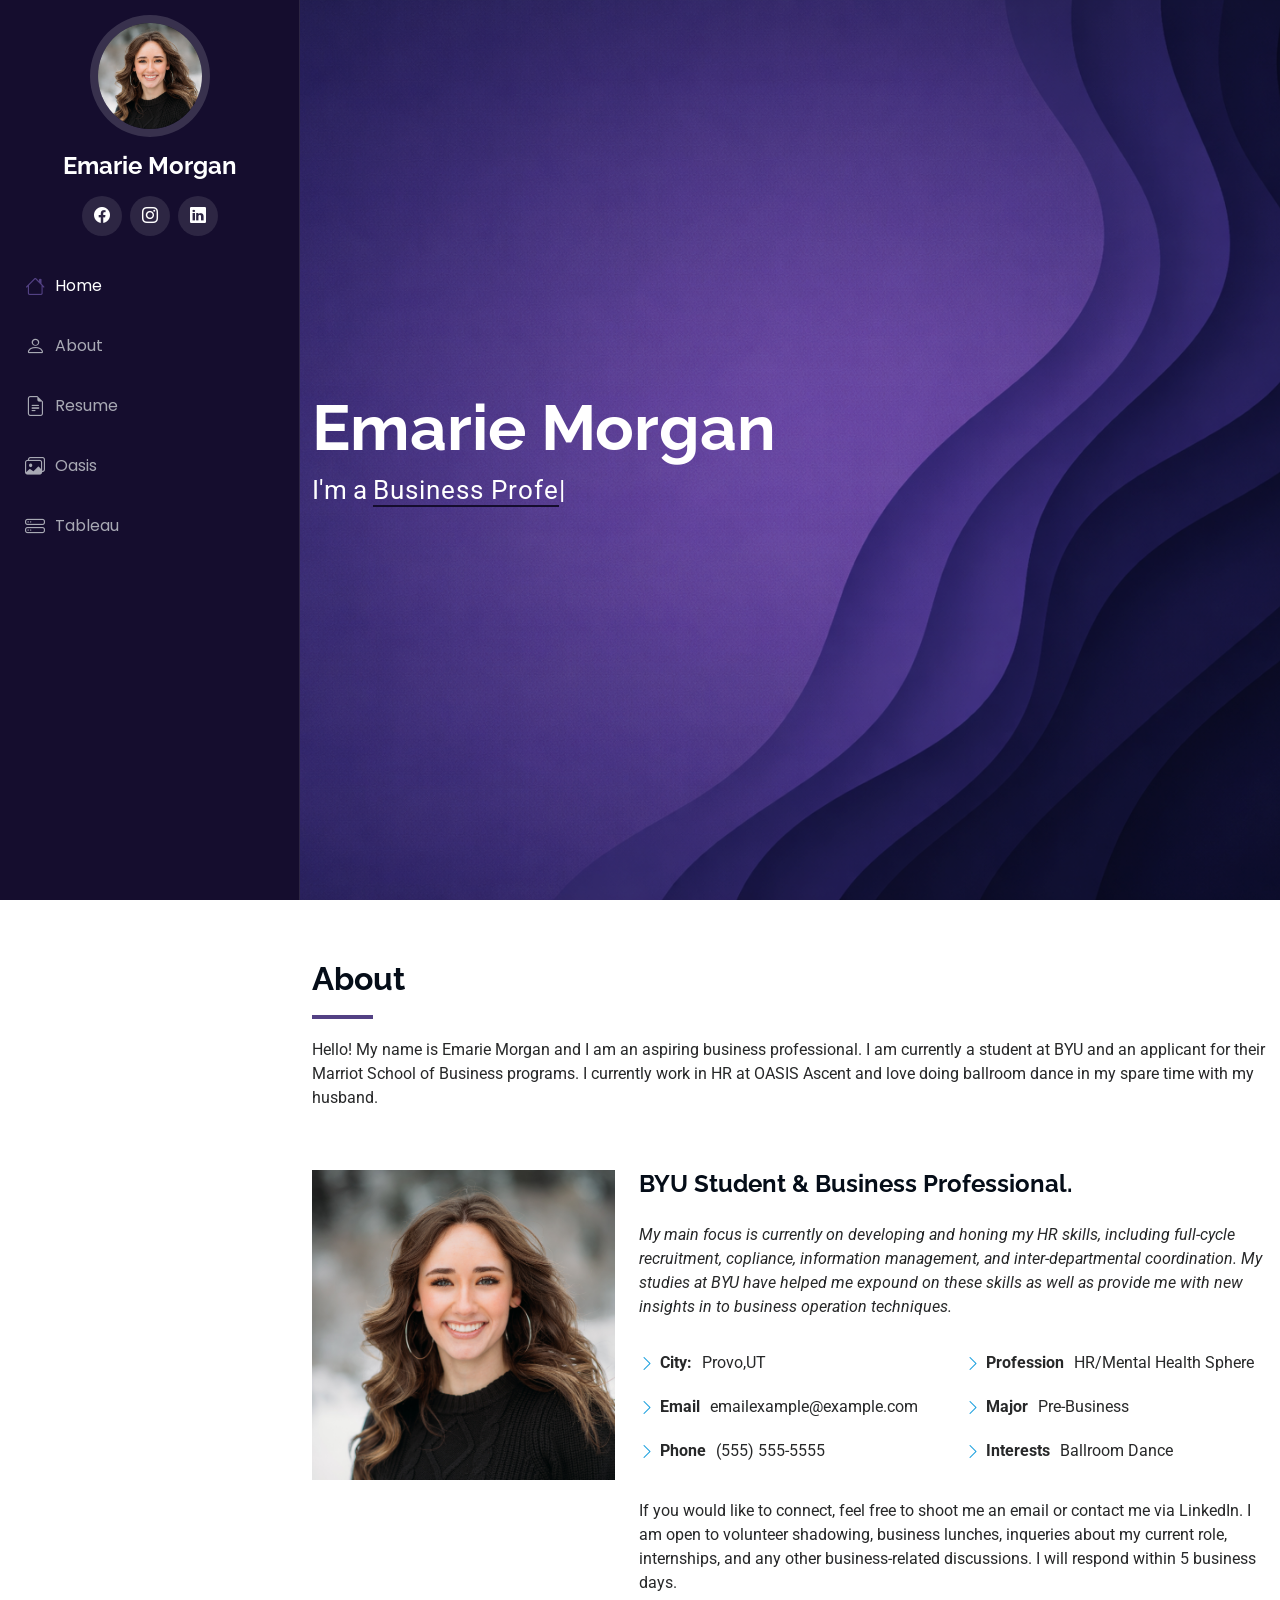
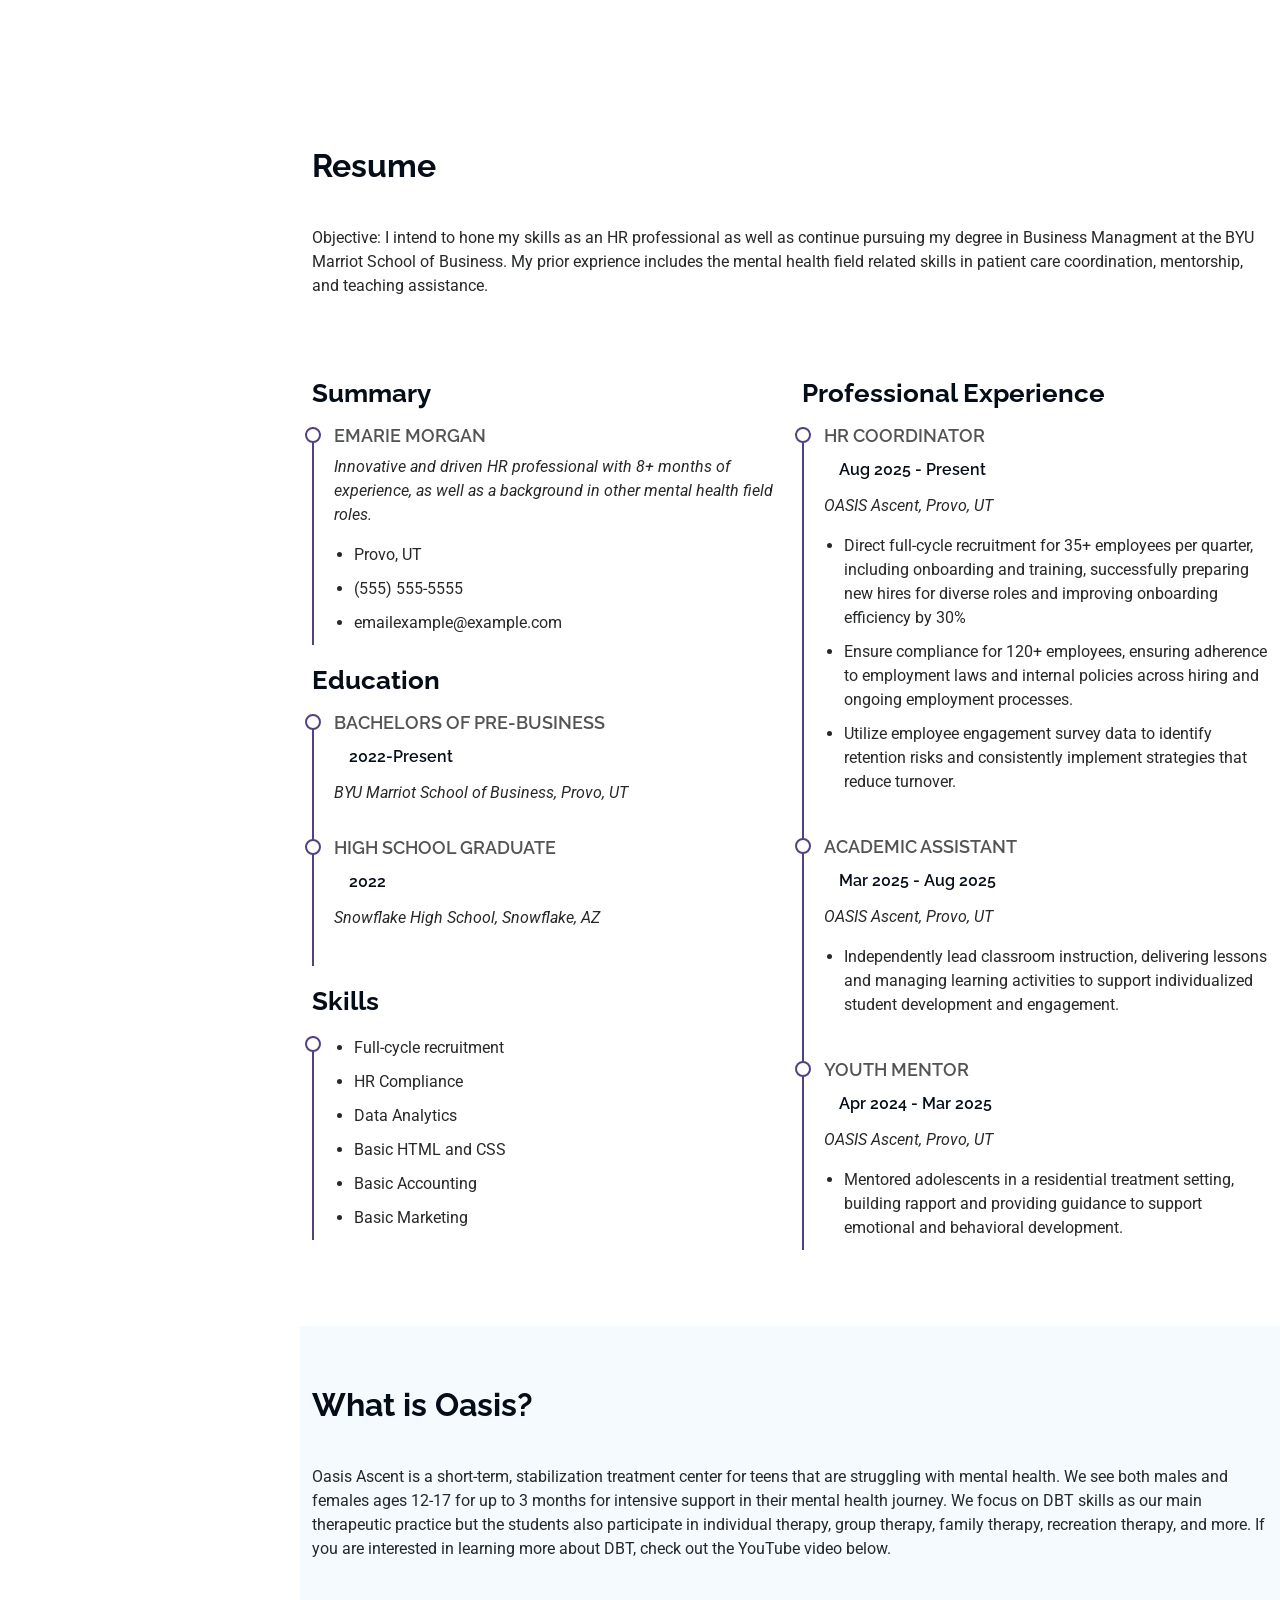
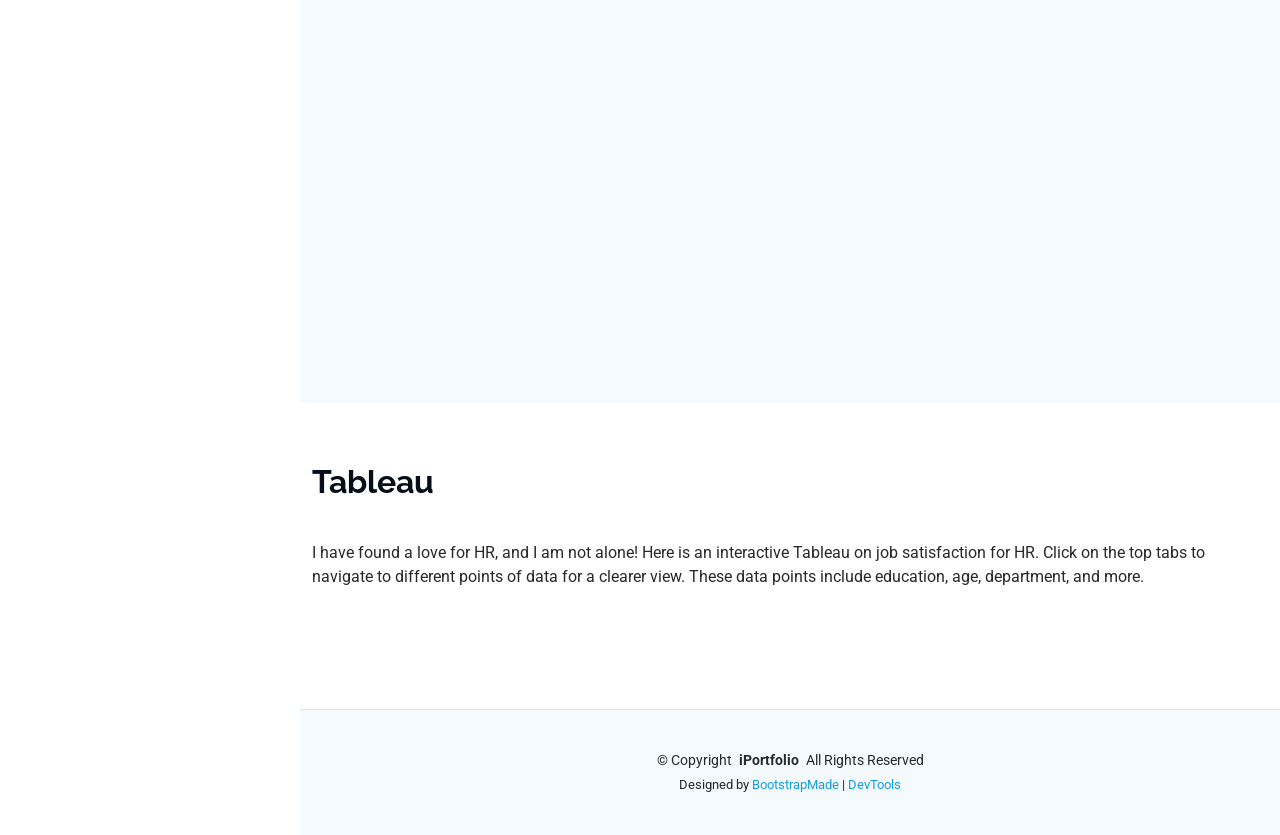
<file: index.html>
<!DOCTYPE html>
<html lang="en">

<head>
  <meta charset="utf-8">
  <meta content="width=device-width, initial-scale=1.0" name="viewport">
  
  <title>Emarie Morgan - BYU Marriot School of Business, HR Coordinator, OASIS Ascent</title>
  <meta content="" name="description">
  <meta content="" name="keywords">

  <!-- Favicons -->
  <link href="img/favicon.png" rel="icon">
  <link href="img/apple-touch-icon.png" rel="apple-touch-icon">

  <!-- Fonts -->
  <link href="https://fonts.googleapis.com" rel="preconnect">
  <link href="https://fonts.gstatic.com" rel="preconnect" crossorigin>
  <link href="https://fonts.googleapis.com/css2?family=Roboto:ital,wght@0,100;0,300;0,400;0,500;0,700;0,900;1,100;1,300;1,400;1,500;1,700;1,900&family=Poppins:ital,wght@0,100;0,200;0,300;0,400;0,500;0,600;0,700;0,800;0,900;1,100;1,200;1,300;1,400;1,500;1,600;1,700;1,800;1,900&family=Raleway:ital,wght@0,100;0,200;0,300;0,400;0,500;0,600;0,700;0,800;0,900;1,100;1,200;1,300;1,400;1,500;1,600;1,700;1,800;1,900&display=swap" rel="stylesheet">

  <!-- Vendor CSS Files -->
  <link href="bootstrap/css/bootstrap.min.css" rel="stylesheet">
  <link href="bootstrap-icons/bootstrap-icons.css" rel="stylesheet">
  <link href="aos/aos.css" rel="stylesheet">
  <link href="glightbox/css/glightbox.min.css" rel="stylesheet">
  <link href="swiper/swiper-bundle.min.css" rel="stylesheet">

  <!-- Main CSS File -->
  <link href="css/main.css" rel="stylesheet">
  <link href="css/myStyles.css" rel="stylesheet">
<meta name="referrer" content="strict-origin-when-cross-origin">
  <!-- =======================================================
  * Template Name: i
  * Template URL: https://bootstrapmade.com/i-bootstrap-p-websites-template/
  * Updated: Jun 29 2024 with Bootstrap v5.3.3
  * Author: BootstrapMade.com
  * License: https://bootstrapmade.com/license/
  ======================================================== -->
</head>

<body class="index-page">

  <header id="header" class="header dark-background d-flex flex-column mybackgroundcolor">
    <i class="header-toggle d-xl-none bi bi-list"></i>

    <div class="profile-img">
      <img src="img/me_profile_headshot.JPG" alt="" class="img-fluid rounded-circle">
    </div>

    <a href="index.html" class="logo d-flex align-items-center justify-content-center">
      <!-- Uncomment the line below if you also wish to use an image logo -->
      <!-- <img src="img/logo.png" alt=""> -->
      <h1 class="sitename">Emarie Morgan</h1>
    </a>

    <div class="social-links text-center">
      <a href="https://www.facebook.com/emarie.mcadams/" class="facebook"><i class="bi bi-facebook"></i></a>
      <a href="https://www.instagram.com/emarielmorgan/" class="instagram"><i class="bi bi-instagram"></i></a>
      <a href="https://www.linkedin.com/in/emarie-morgan-5442512b5/" class="linkedin"><i class="bi bi-linkedin"></i></a>
    </div>

    <nav id="navmenu" class="navmenu">
      <ul>
        <li><a href="#hero" class="active"><i class="bi bi-house navicon"></i>Home</a></li>
        <li><a href="#about"><i class="bi bi-person navicon"></i> About</a></li>
        <li><a href="#resume"><i class="bi bi-file-earmark-text navicon"></i> Resume</a></li>
        <li><a href="#portfolio"><i class="bi bi-images navicon"></i> Oasis</a></li>
        <li><a href="#services"><i class="bi bi-hdd-stack navicon"></i> Tableau</a></li>
      </ul>
    </nav>

  </header>

  <main class="main">

    <!-- Hero Section -->
    <section id="hero" class="hero section dark-background">

      <img src="img/me_background_homepage.png" alt="" data-aos="fade-in" class="">

      <div class="container" data-aos="fade-up" data-aos-delay="100">
        <h2>Emarie Morgan</h2>
        <p>I'm a <span class="typed typedunderlinecolor" data-typed-items="Business Professional, BYU Student, Ballroom Dancer"></span><span class="typed-cursor typed-cursor--blink" aria-hidden="true"></span><span class="typed-cursor typed-cursor--blink" aria-hidden="true"></span></p>
      </div>

    </section><!-- /Hero Section -->

    <!-- About Section -->
    <section id="about" class="about section">

      <!-- Section Title -->
      <div class="container section-title" data-aos="fade-up">
        <h2><sp class="about-underline">Abo</sp>ut</h2>
        <p>Hello! My name is Emarie Morgan and I am an aspiring business professional. I am currently a student at BYU and an applicant for their Marriot School of Business programs. I currently work in HR at OASIS Ascent and love doing ballroom dance in my spare time with my husband.</p>
      </div><!-- End Section Title -->

      <div class="container" data-aos="fade-up" data-aos-delay="100">

        <div class="row gy-4 justify-content-center">
          <div class="col-lg-4">
            <img src="img/me_profile_headshot.JPG" class="img-fluid" alt="">
          </div>
          <div class="col-lg-8 content">
            <h2>BYU Student &amp; Business Professional.</h2>
            <p class="fst-italic py-3">
              My main focus is currently on developing and honing my HR skills, including full-cycle recruitment, copliance, information management, and inter-departmental coordination. My studies at BYU have helped me expound on these skills as well as provide me with new insights in to business operation techniques.
            </p>
            <div class="row">
              <div class="col-lg-6">
                <ul>
                  <li><i class="bi bi-chevron-right"></i> <strong>City:</strong> <span>Provo,UT</span></li>
                  <li><i class="bi bi-chevron-right"></i> <strong>Email</strong> <span>emailexample@example.com</span></li>
                  <li><i class="bi bi-chevron-right"></i> <strong>Phone</strong> <span>(555) 555-5555</span></li>
                </ul>
              </div>
              <div class="col-lg-6">
                <ul>
                  <li><i class="bi bi-chevron-right"></i> <strong>Profession</strong> <span>HR/Mental Health Sphere</span></li>
                  <li><i class="bi bi-chevron-right"></i> <strong>Major</strong> <span>Pre-Business</span></li>
                  <li><i class="bi bi-chevron-right"></i> <strong>Interests</strong> <span>Ballroom Dance</span></li>
                </ul>
              </div>
            </div>
            <p class="py-3">
              If you would like to connect, feel free to shoot me an email or contact me via LinkedIn. I am open to volunteer shadowing, business lunches, inqueries about my current role, internships, and any other business-related discussions. I will respond within 5 business days.
            </p>
          </div>
        </div>

      </div>

    </section><!-- /About Section -->

    <!-- Resume Section -->
    <section id="resume" class="resume section">

      <!-- Section Title -->
      <div class="container section-title" data-aos="fade-up">
        <h2>Resume</h2>
        <p>Objective: I intend to hone my skills as an HR professional as well as continue pursuing my degree in Business Managment at the BYU Marriot School of Business. My prior exprience includes the mental health field related skills in patient care coordination, mentorship, and teaching assistance. </p>
      </div><!-- End Section Title -->

      <div class="container">

        <div class="row">

          <div class="col-lg-6" data-aos="fade-up" data-aos-delay="100">
            <h3 class="resume-title">Summary</h3>

            <div class="resume-item pb-0">
              <h4>Emarie Morgan</h4>
              <p><em>Innovative and driven HR professional with 8+ months of experience, as well as a background in other mental health field roles.</em></p>
              <ul>
                <li>Provo, UT</li>
                <li>(555) 555-5555</li>
                <li>emailexample@example.com</li>
              </ul>
            </div><!-- Edn Resume Item -->

            <h3 class="resume-title">Education</h3>
            <div class="resume-item">
              <h4>Bachelors of Pre-Business</h4>
              <h5>2022-Present</h5>
              <p><em>BYU Marriot School of Business, Provo, UT</em></p>
            </div><!-- Edn Resume Item -->

            <div class="resume-item">
              <h4>high School Graduate</h4>
              <h5>2022</h5>
              <p><em>Snowflake High School, Snowflake, AZ</em></p>
            </div><!-- Edn Resume Item -->

            <h3 class="resume-title">Skills</h3>
            <div class="resume-item">
              <ul>
                <li>Full-cycle recruitment</li>
                <li>HR Compliance</li>
                <li>Data Analytics</li>
                <li>Basic HTML and CSS</li>
                <li>Basic Accounting</li>
                <li>Basic Marketing</li>
              </ul>
            </div>

          </div>

          <div class="col-lg-6" data-aos="fade-up" data-aos-delay="200">
            <h3 class="resume-title">Professional Experience</h3>
            <div class="resume-item">
              <h4>HR Coordinator</h4>
              <h5>Aug 2025 - Present</h5>
              <p><em>OASIS Ascent, Provo, UT </em></p>
              <ul>
                <li>Direct full-cycle recruitment for 35+ employees per quarter, including onboarding and training, successfully preparing new hires for diverse roles and improving onboarding efficiency by 30%</li>
                <li>Ensure compliance for 120+ employees, ensuring adherence to employment laws and internal policies across hiring and ongoing employment processes.</li>
                <li>Utilize employee engagement survey data to identify retention risks and consistently implement strategies that reduce turnover.</li>
              </ul>
            </div><!-- Edn Resume Item -->

            <div class="resume-item">
              <h4>Academic Assistant</h4>
              <h5>Mar 2025 - Aug 2025</h5>
              <p><em>OASIS Ascent, Provo, UT</em></p>
              <ul>
                <li>Independently lead classroom instruction, delivering lessons and managing learning activities to support individualized student development and engagement.</li>
              </ul>
            </div><!-- Edn Resume Item -->

            <div class="resume-item">
              <h4>Youth Mentor</h4>
              <h5>Apr 2024 - Mar 2025</h5>
              <p><em>OASIS Ascent, Provo, UT</em></p>
              <ul>
                <li>Mentored adolescents in a residential treatment setting, building rapport and providing guidance to support emotional and behavioral development.</li>
              </ul>
            </div>

          </div>

        </div>

      </div>

    </section><!-- /Resume Section -->

    <!-- Oasis Youtube Video (Previously "Portfolio") Section -->
    <section id="portfolio" class="portfolio section light-background">

      <!-- Section Title -->
      <div class="container section-title" data-aos="fade-up">
        <h2>What is Oasis?</h2>
        <p>Oasis Ascent is a short-term, stabilization treatment center for teens that are struggling with mental health. We see both males and females ages 12-17 for up to 3 months for intensive support in their mental health journey. We focus on DBT skills as our main therapeutic practice but the students also participate in individual therapy, group therapy, family therapy, recreation therapy, and more. If you are interested in learning more about DBT, check out the YouTube video below.</p>
      </div><!-- End Section Title -->

      <div class="container">
        
        <iframe 
          width="560" 
          height="315" 
          src="https://www.youtube.com/embed/lDnvZS5DP68?si=hQE1i6u_fYJn0AQ1" 
          title="YouTube video player" 
          frameborder="0" 
          allow="accelerometer; autoplay; clipboard-write; encrypted-media; gyroscope; picture-in-picture; web-share" 
          referrerpolicy="strict-origin-when-cross-origin" 
          allowfullscreen>
        </iframe>


          </div><!-- End Portfolio Container -->

        </div>

      </div>

    </section><!-- End Oasis Youtube Video (Previously "Portfolio") Section -->

    <!-- Tableau (Previously "Services") Section -->
    <section id="services" class="services section">

      <!-- Section Title -->
      <div class="container section-title" data-aos="fade-up">
        <h2>Tableau</h2>
        <p>I have found a love for HR, and I am not alone! Here is an interactive Tableau on job satisfaction for HR. Click on the top tabs to navigate to different points of data for a clearer view. These data points include education, age, department, and more.</p>
      </div><!-- End Section Title -->

      <div class="container">


<div class="tableau-wrapper">
      <!-- For the record, it will look like the formatting is off, but the public tableau version has weird format to begin with so I'm not sure there is anything I could have done -->
<div class='tableauPlaceholder' 
  id='viz1776240162630' 
  style='position: relative'>
    <noscript><a href='#'>
      <img alt=' ' 
        src='https:&#47;&#47;public.tableau.com&#47;static&#47;images&#47;Hr&#47;HrJobSatDash&#47;JobSatisfactionDash&#47;1_rss.png' 
        style='border: none' /></a>
    </noscript>
      <object 
        class='tableauViz'  
        style='display:none;'>
          <param name='host_url' value='https%3A%2F%2Fpublic.tableau.com%2F' /> 
          <param name='embed_code_version' value='3' /> 
          <param name='site_root' value='' />
          <param name='name' value='HrJobSatDash&#47;JobSatisfactionDash' />
          <param name='tabs' value='yes' />
          <param name='toolbar' value='yes' />
          <param name='static_image' value='https:&#47;&#47;public.tableau.com&#47;static&#47;images&#47;Hr&#47;HrJobSatDash&#47;JobSatisfactionDash&#47;1.png' /> 
          <param name='animate_transition' value='yes' />
          <param name='display_static_image' value='yes' />
          <param name='display_spinner' value='yes' />
          <param name='display_overlay' value='yes' />
          <param name='display_count' value='yes' />
          <param name='language' value='en-US' />
      </object>
</div>   
        <!-- Tableau Associated Java Script -->
<script type='text/javascript'>                    
var divElement = document.getElementById('viz1776240162630');                    
var vizElement = divElement.getElementsByTagName('object')[0];                    
if ( divElement.offsetWidth > 800 ) 
{ vizElement.style.minWidth='420px';vizElement.style.maxWidth='100%';vizElement.style.minHeight='610px';vizElement.style.maxHeight=(divElement.offsetWidth*0.75)+'px';} 
else if ( divElement.offsetWidth > 500 ) 
{ vizElement.style.minWidth='420px';vizElement.style.maxWidth='100%';vizElement.style.minHeight='610px';vizElement.style.maxHeight=(divElement.offsetWidth*0.75)+'px';} 
else { vizElement.style.width='100%';vizElement.style.minHeight='1550px';vizElement.style.maxHeight=(divElement.offsetWidth*1.77)+'px';}                     
var scriptElement = document.createElement('script');                    
scriptElement.src = 'https://public.tableau.com/javascripts/api/viz_v1.js';                    
vizElement.parentNode.insertBefore(scriptElement, vizElement);                
</script>
</div>

    </section><!-- End Tableau (Previously "Services") Section -->

  
  </main>

  <footer id="footer" class="footer position-relative light-background">

    <div class="container">
      <div class="copyright text-center ">
        <p>© <span>Copyright</span> <strong class="px-1 sitename">iPortfolio</strong> <span>All Rights Reserved</span></p>
      </div>
      <div class="credits">
        <!-- All the links in the footer should remain intact. -->
        <!-- You can delete the links only if you've purchased the pro version. -->
        <!-- Licensing information: https://bootstrapmade.com/license/ -->
        <!-- Purchase the pro version with working PHP/AJAX contact form: [buy-url] -->
        Designed by <a href="https://bootstrapmade.com/">BootstrapMade</a> | <a href="https://bootstrapmade.com/tools/">DevTools</a>
      </div>
    </div>

  </footer>

  <!-- Scroll Top -->
  <a href="#" id="scroll-top" class="scroll-top d-flex align-items-center justify-content-center"><i class="bi bi-arrow-up-short"></i></a>

  <!-- Preloader -->
  <div id="preloader"></div>

  <!-- Vendor JS Files -->
  <script src="bootstrap/js/bootstrap.bundle.min.js"></script>
  <script src="php-email-form/validate.js"></script>
  <script src="aos/aos.js"></script>
  <script src="typed.js/typed.umd.js"></script>
  <script src="purecounter/purecounter_vanilla.js"></script>
  <script src="waypoints/noframework.waypoints.js"></script>
  <script src="glightbox/js/glightbox.min.js"></script>
  <script src="imagesloaded/imagesloaded.pkgd.min.js"></script>
  <script src="isotope-layout/isotope.pkgd.min.js"></script>
  <script src="swiper/swiper-bundle.min.js"></script>

  <!-- Main JS File -->
  <script src="js/main.js"></script>

</body>

</html>
</file>
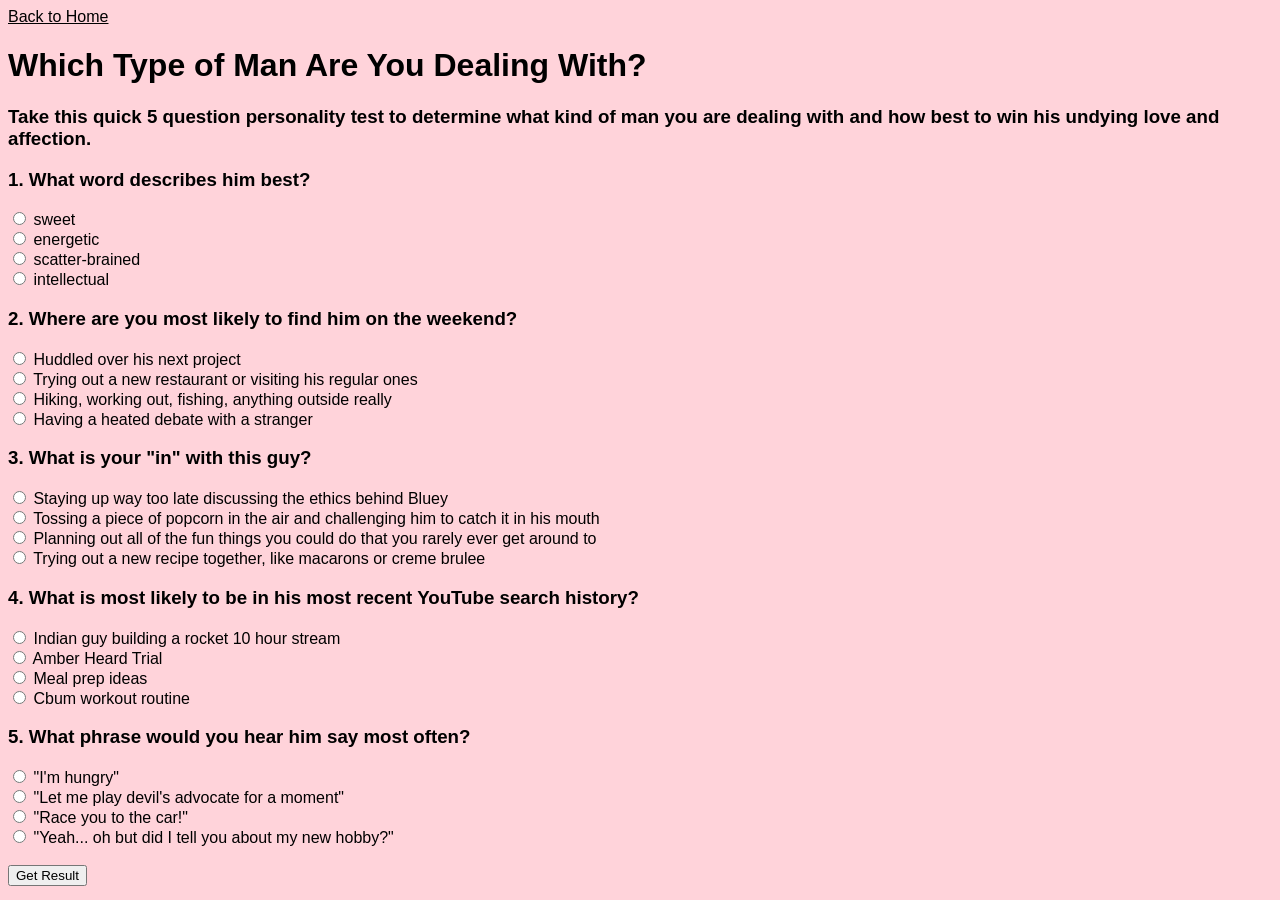
<file: game.html>
<!DOCTYPE html>
<html lang="en">
<head>
    <meta charset="UTF-8">
    <meta name="viewport" content="width=device-width, initial-scale=1.0">
    <link rel="stylesheet" href="css/gameStyles.css">
    <title>Which Type of Man Are You Dealing With? - A Personality Quiz by Emarie Morgan</title>
    
</head>
<body class="common">
    <div>
    <a href="scratch-site.html" class="backtohome">Back to Home</a>
    </div>
    <h1>Which Type of Man Are You Dealing With?</h1>
    <h3>Take this quick 5 question personality test to determine what kind of man you are dealing with and how best to win his undying love and affection.</h3>

<form id="quizForm">
  <h3>1. What word describes him best?</h3>

  <label>
    <input type="radio" name="q1" value="Snack Opportunist">
    sweet
  </label><br>

  <label>
    <input type="radio" name="q1" value="Testosterone Activator">
    energetic
  </label><br>

  <label>
    <input type="radio" name="q1" value="Professional Dopamine Hunter">
    scatter-brained
  </label><br>

  <label>
    <input type="radio" name="q1" value="Garage Philosopher">
    intellectual
  </label><br>
</form>

<h3>2. Where are you most likely to find him on the weekend?</h3>

<label>
  <input type="radio" name="q2" value="Professional Dopamine Hunter">
  Huddled over his next project
</label><br>

<label>
  <input type="radio" name="q2" value="Snack Opportunist">
  Trying out a new restaurant or visiting his regular ones
</label><br>

<label>
  <input type="radio" name="q2" value="Testosterone Activator">
  Hiking, working out, fishing, anything outside really
</label><br>

<label>
  <input type="radio" name="q2" value="Garage Philosopher">
  Having a heated debate with a stranger
</label><br>


<h3>3. What is your "in" with this guy?</h3>

<label>
  <input type="radio" name="q3" value="Garage Philosopher">
  Staying up way too late discussing the ethics behind Bluey
</label><br>

<label>
  <input type="radio" name="q3" value="Testosterone Activator">
  Tossing a piece of popcorn in the air and challenging him to catch it in his mouth
</label><br>

<label>
  <input type="radio" name="q3" value="Professional Dopamine Hunter">
  Planning out all of the fun things you could do that you rarely ever get around to
</label><br>

<label>
  <input type="radio" name="q3" value="Snack Opportunist">
  Trying out a new recipe together, like macarons or creme brulee
</label><br>


<h3>4. What is most likely to be in his most recent YouTube search history?</h3>

<label>
  <input type="radio" name="q4" value="Professional Dopamine Hunter">
  Indian guy building a rocket 10 hour stream
</label><br>

<label>
  <input type="radio" name="q4" value="Garage Philosopher">
  Amber Heard Trial
</label><br>

<label>
  <input type="radio" name="q4" value="Snack Opportunist">
  Meal prep ideas
</label><br>

<label>
  <input type="radio" name="q4" value="Testosterone Activator">
  Cbum workout routine
</label><br>

<h3>5. What phrase would you hear him say most often?</h3>

<label>
  <input type="radio" name="q5" value="Snack Opportunist">
  "I'm hungry"
</label><br>

<label>
  <input type="radio" name="q5" value="Garage Philosopher">
  "Let me play devil's advocate for a moment"
</label><br>

<label>
  <input type="radio" name="q5" value="Testosterone Activator">
  "Race you to the car!"
</label><br>

<label>
  <input type="radio" name="q5" value="Professional Dopamine Hunter">
  "Yeah... oh but did I tell you about my new hobby?"
</label><br>

<br>
<button type="button" onclick="calculateResult()">Get Result</button>

<div id="resultBox">
  <h2 id="resultTitle"></h2>
  <p id="resultDescription"></p>
</div>

<script>
  function calculateResult() {
    let scores = {
      "Snack Opportunist": 0,
      "Testosterone Activator": 0,
      "Professional Dopamine Hunter": 0,
      "Garage Philosopher": 0
    };

    let q1 = document.querySelector('input[name="q1"]:checked');
    let q2 = document.querySelector('input[name="q2"]:checked');
    let q3 = document.querySelector('input[name="q3"]:checked');
    let q4 = document.querySelector('input[name="q4"]:checked');
    let q5 = document.querySelector('input[name="q5"]:checked');

    if (!q1 || !q2 || !q3 || !q4 || !q5) {
      alert("Please answer all 5 questions before getting your result.");
      return;
    }

    scores[q1.value]++;
    scores[q2.value]++;
    scores[q3.value]++;
    scores[q4.value]++;
    scores[q5.value]++;

    let maxScore = Math.max(
      scores["Snack Opportunist"],
      scores["Testosterone Activator"],
      scores["Professional Dopamine Hunter"],
      scores["Garage Philosopher"]
    );

    let topResults = [];

    for (let type in scores) {
      if (scores[type] === maxScore) {
        topResults.push(type);
      }
    }

    let finalResult =
      topResults[Math.floor(Math.random() * topResults.length)];

    let descriptions = {
  "Snack Opportunist": "This man is all things flavor town! They say that the easiest way to a man's heart is through his stomach, and he is living proof of this. Any new food, comfort food, or homemade food is sure to win his affection. Don't believe me? Bake him homemade chocolate chip cookies, and don't forget to send me the wedding announcement.",
  "Testosterone Activator": "This man lives for the thrill. Challenge him with any sport, contest, or task and he will treat it like the Olympics. Just don't be surprised if he turns on your Catan alliance at the end of the game to get a leg up, its in his blood. Indulge him in these moments and he will feel like the king of the hill, and make you his queen.",
  "Professional Dopamine Hunter": "ADHD- stands for Anyways, Did?... Huh... Do you remember what the last letter was? He is a little all over the place, but when he gets his mind focused on something, there is absolutely no stopping him. Literally, try it and see what happens. He will drag you into his next new obsession with mini-figurine painting or 3D sculpting or writing a 3 book trilogy, and he will have the time of his life... even if he only finishes about 20% of the projects. Boyfriending this guy is as simple as listening to his long, passionate rants and letting him be himself. Thank me later when you have a brand-new basement that cost half the price.",
  "Garage Philosopher": "He LOVES to argue, but not in the defensive way, but in the friendly debate kind of way. He lives for the deep 2am conversations about the meaning of life, so the best way to earn his affection is to challenge his thinking. Push him mentally and you are sure to win his heart."
};

document.getElementById("resultTitle").textContent = finalResult;
document.getElementById("resultDescription").textContent = descriptions[finalResult];
document.getElementById("resultBox").style.display = "block";
  }
</script>
</body>
</html>
</file>
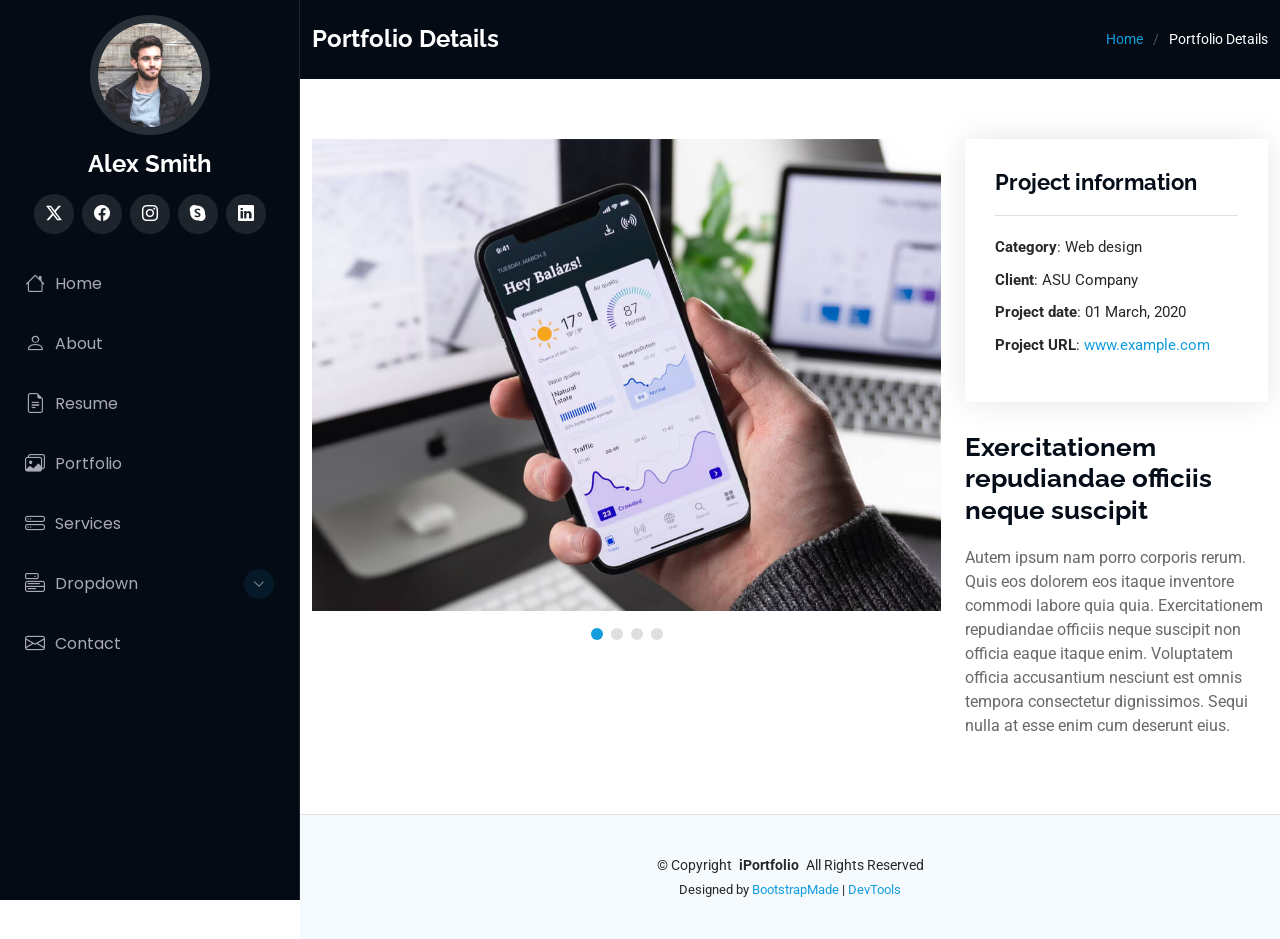
<file: portfolio-details.html>
<!DOCTYPE html>
<html lang="en">

<head>
  <meta charset="utf-8">
  <meta content="width=device-width, initial-scale=1.0" name="viewport">
  <title>Portfolio Details - iPortfolio Bootstrap Template</title>
  <meta content="" name="description">
  <meta content="" name="keywords">

  <!-- Favicons -->
  <link href="img/favicon.png" rel="icon">
  <link href="img/apple-touch-icon.png" rel="apple-touch-icon">

  <!-- Fonts -->
  <link href="https://fonts.googleapis.com" rel="preconnect">
  <link href="https://fonts.gstatic.com" rel="preconnect" crossorigin>
  <link href="https://fonts.googleapis.com/css2?family=Roboto:ital,wght@0,100;0,300;0,400;0,500;0,700;0,900;1,100;1,300;1,400;1,500;1,700;1,900&family=Poppins:ital,wght@0,100;0,200;0,300;0,400;0,500;0,600;0,700;0,800;0,900;1,100;1,200;1,300;1,400;1,500;1,600;1,700;1,800;1,900&family=Raleway:ital,wght@0,100;0,200;0,300;0,400;0,500;0,600;0,700;0,800;0,900;1,100;1,200;1,300;1,400;1,500;1,600;1,700;1,800;1,900&display=swap" rel="stylesheet">

  <!-- Vendor CSS Files -->
  <link href="bootstrap/css/bootstrap.min.css" rel="stylesheet">
  <link href="bootstrap-icons/bootstrap-icons.css" rel="stylesheet">
  <link href="aos/aos.css" rel="stylesheet">
  <link href="glightbox/css/glightbox.min.css" rel="stylesheet">
  <link href="swiper/swiper-bundle.min.css" rel="stylesheet">

  <!-- Main CSS File -->
  <link href="css/main.css" rel="stylesheet">

  <!-- =======================================================
  * Template Name: iPortfolio
  * Template URL: https://bootstrapmade.com/iportfolio-bootstrap-portfolio-websites-template/
  * Updated: Jun 29 2024 with Bootstrap v5.3.3
  * Author: BootstrapMade.com
  * License: https://bootstrapmade.com/license/
  ======================================================== -->
</head>

<body class="portfolio-details-page">

  <header id="header" class="header dark-background d-flex flex-column">
    <i class="header-toggle d-xl-none bi bi-list"></i>

    <div class="profile-img">
      <img src="img/my-profile-img.jpg" alt="" class="img-fluid rounded-circle">
    </div>

    <a href="index.html" class="logo d-flex align-items-center justify-content-center">
      <!-- Uncomment the line below if you also wish to use an image logo -->
      <!-- <img src="img/logo.png" alt=""> -->
      <h1 class="sitename">Alex Smith</h1>
    </a>

    <div class="social-links text-center">
      <a href="#" class="twitter"><i class="bi bi-twitter-x"></i></a>
      <a href="#" class="facebook"><i class="bi bi-facebook"></i></a>
      <a href="#" class="instagram"><i class="bi bi-instagram"></i></a>
      <a href="#" class="google-plus"><i class="bi bi-skype"></i></a>
      <a href="#" class="linkedin"><i class="bi bi-linkedin"></i></a>
    </div>

    <nav id="navmenu" class="navmenu">
      <ul>
        <li><a href="#hero"><i class="bi bi-house navicon"></i>Home</a></li>
        <li><a href="#about"><i class="bi bi-person navicon"></i> About</a></li>
        <li><a href="#resume"><i class="bi bi-file-earmark-text navicon"></i> Resume</a></li>
        <li><a href="#portfolio"><i class="bi bi-images navicon"></i> Portfolio</a></li>
        <li><a href="#services"><i class="bi bi-hdd-stack navicon"></i> Services</a></li>
        <li class="dropdown"><a href="#"><i class="bi bi-menu-button navicon"></i> <span>Dropdown</span> <i class="bi bi-chevron-down toggle-dropdown"></i></a>
          <ul>
            <li><a href="#">Dropdown 1</a></li>
            <li class="dropdown"><a href="#"><span>Deep Dropdown</span> <i class="bi bi-chevron-down toggle-dropdown"></i></a>
              <ul>
                <li><a href="#">Deep Dropdown 1</a></li>
                <li><a href="#">Deep Dropdown 2</a></li>
                <li><a href="#">Deep Dropdown 3</a></li>
                <li><a href="#">Deep Dropdown 4</a></li>
                <li><a href="#">Deep Dropdown 5</a></li>
              </ul>
            </li>
            <li><a href="#">Dropdown 2</a></li>
            <li><a href="#">Dropdown 3</a></li>
            <li><a href="#">Dropdown 4</a></li>
          </ul>
        </li>
        <li><a href="#contact"><i class="bi bi-envelope navicon"></i> Contact</a></li>
      </ul>
    </nav>

  </header>

  <main class="main">

    <!-- Page Title -->
    <div class="page-title dark-background">
      <div class="container d-lg-flex justify-content-between align-items-center">
        <h1 class="mb-2 mb-lg-0">Portfolio Details</h1>
        <nav class="breadcrumbs">
          <ol>
            <li><a href="index.html">Home</a></li>
            <li class="current">Portfolio Details</li>
          </ol>
        </nav>
      </div>
    </div><!-- End Page Title -->

    <!-- Portfolio Details Section -->
    <section id="portfolio-details" class="portfolio-details section">

      <div class="container" data-aos="fade-up" data-aos-delay="100">

        <div class="row gy-4">

          <div class="col-lg-8">
            <div class="portfolio-details-slider swiper init-swiper">

              <script type="application/json" class="swiper-config">
                {
                  "loop": true,
                  "speed": 600,
                  "autoplay": {
                    "delay": 5000
                  },
                  "slidesPerView": "auto",
                  "pagination": {
                    "el": ".swiper-pagination",
                    "type": "bullets",
                    "clickable": true
                  }
                }
              </script>

              <div class="swiper-wrapper align-items-center">

                <div class="swiper-slide">
                  <img src="portfolio/app-1.jpg" alt="">
                </div>

                <div class="swiper-slide">
                  <img src="portfolio/product-1.jpg" alt="">
                </div>

                <div class="swiper-slide">
                  <img src="portfolio/branding-1.jpg" alt="">
                </div>

                <div class="swiper-slide">
                  <img src="portfolio/books-1.jpg" alt="">
                </div>

              </div>
              <div class="swiper-pagination"></div>
            </div>
          </div>

          <div class="col-lg-4">
            <div class="portfolio-info" data-aos="fade-up" data-aos-delay="200">
              <h3>Project information</h3>
              <ul>
                <li><strong>Category</strong>: Web design</li>
                <li><strong>Client</strong>: ASU Company</li>
                <li><strong>Project date</strong>: 01 March, 2020</li>
                <li><strong>Project URL</strong>: <a href="#">www.example.com</a></li>
              </ul>
            </div>
            <div class="portfolio-description" data-aos="fade-up" data-aos-delay="300">
              <h2>Exercitationem repudiandae officiis neque suscipit</h2>
              <p>
                Autem ipsum nam porro corporis rerum. Quis eos dolorem eos itaque inventore commodi labore quia quia. Exercitationem repudiandae officiis neque suscipit non officia eaque itaque enim. Voluptatem officia accusantium nesciunt est omnis tempora consectetur dignissimos. Sequi nulla at esse enim cum deserunt eius.
              </p>
            </div>
          </div>

        </div>

      </div>

    </section><!-- /Portfolio Details Section -->

  </main>

  <footer id="footer" class="footer position-relative light-background">

    <div class="container">
      <div class="copyright text-center ">
        <p>© <span>Copyright</span> <strong class="px-1 sitename">iPortfolio</strong> <span>All Rights Reserved</span></p>
      </div>
      <div class="credits">
        <!-- All the links in the footer should remain intact. -->
        <!-- You can delete the links only if you've purchased the pro version. -->
        <!-- Licensing information: https://bootstrapmade.com/license/ -->
        <!-- Purchase the pro version with working PHP/AJAX contact form: [buy-url] -->
        Designed by <a href="https://bootstrapmade.com/">BootstrapMade</a> | <a href="https://bootstrapmade.com/tools/">DevTools</a>
      </div>
    </div>

  </footer>

  <!-- Scroll Top -->
  <a href="#" id="scroll-top" class="scroll-top d-flex align-items-center justify-content-center"><i class="bi bi-arrow-up-short"></i></a>

  <!-- Preloader -->
  <div id="preloader"></div>

  <!-- Vendor JS Files -->
  <script src="bootstrap/js/bootstrap.bundle.min.js"></script>
  <script src="php-email-form/validate.js"></script>
  <script src="aos/aos.js"></script>
  <script src="typed.js/typed.umd.js"></script>
  <script src="purecounter/purecounter_vanilla.js"></script>
  <script src="waypoints/noframework.waypoints.js"></script>
  <script src="glightbox/js/glightbox.min.js"></script>
  <script src="imagesloaded/imagesloaded.pkgd.min.js"></script>
  <script src="isotope-layout/isotope.pkgd.min.js"></script>
  <script src="swiper/swiper-bundle.min.js"></script>

  <!-- Main JS File -->
  <script src="js/main.js"></script>

</body>

</html>
</file>
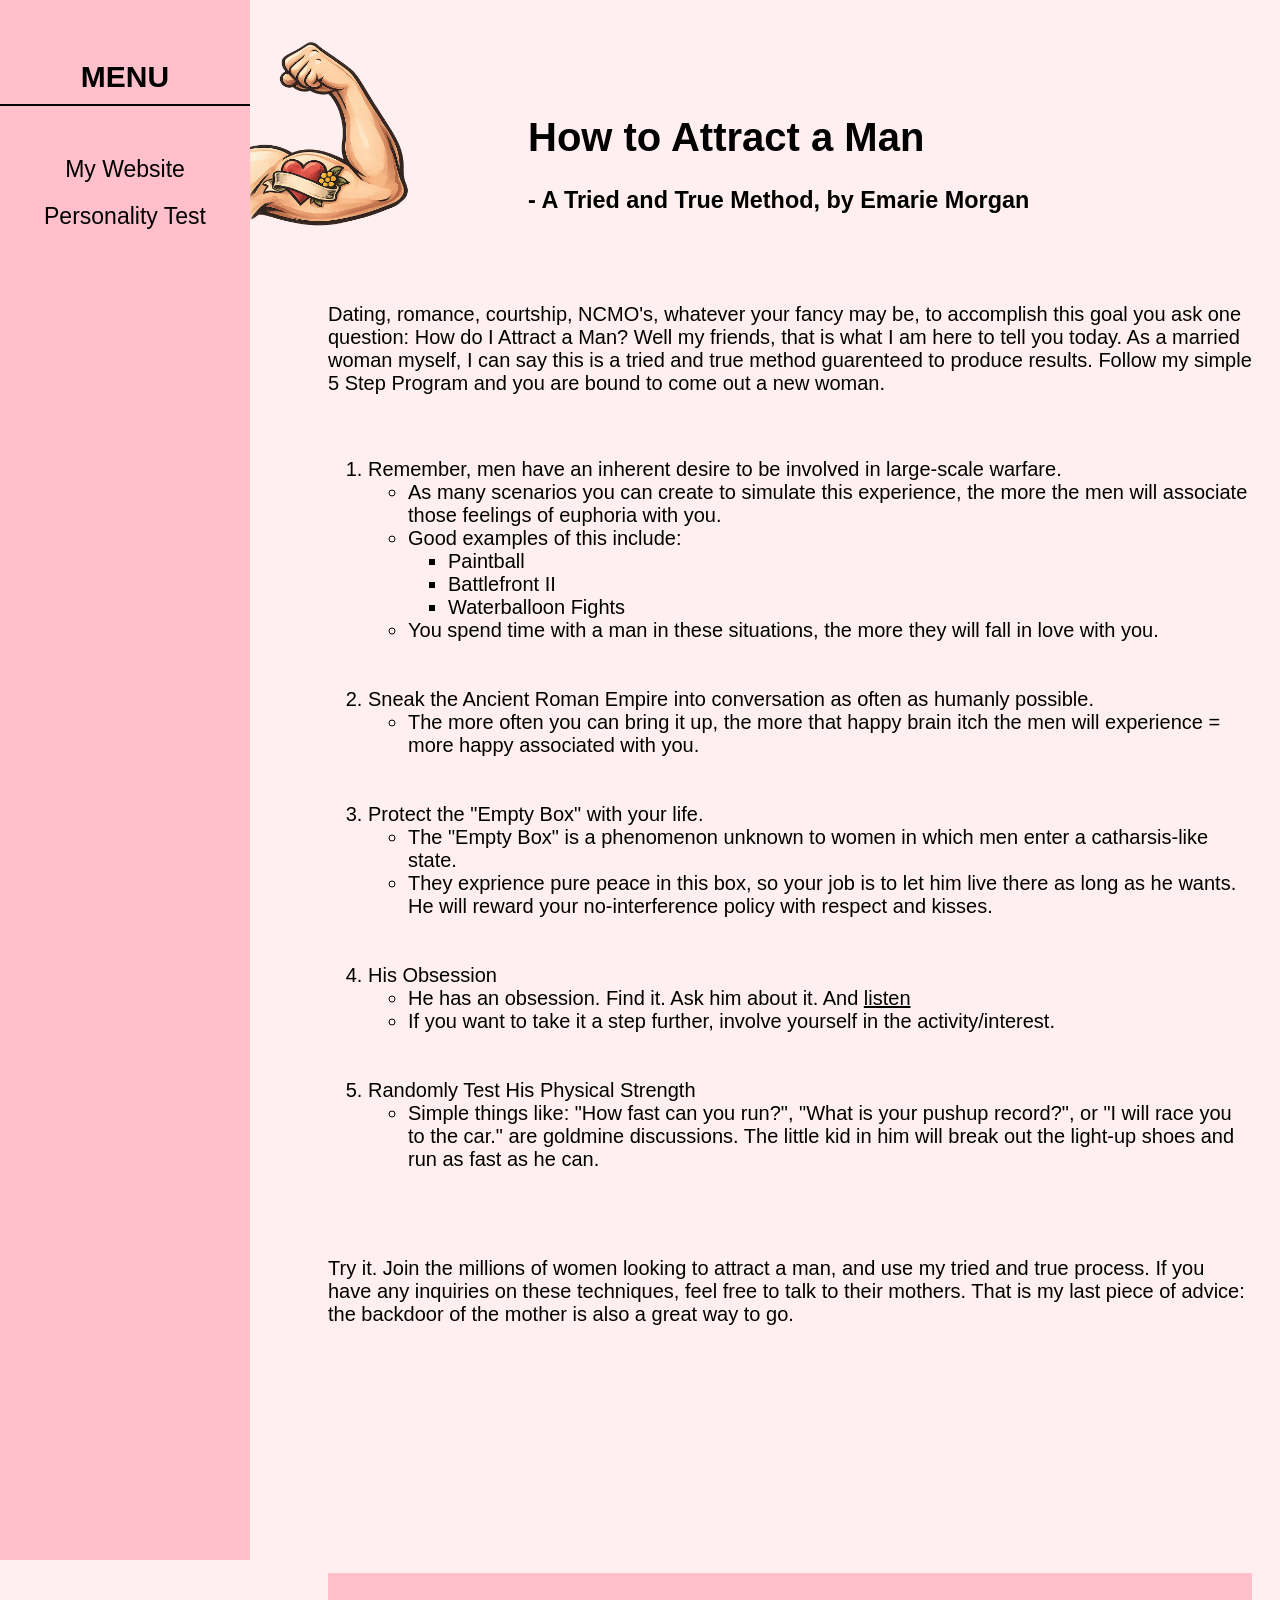
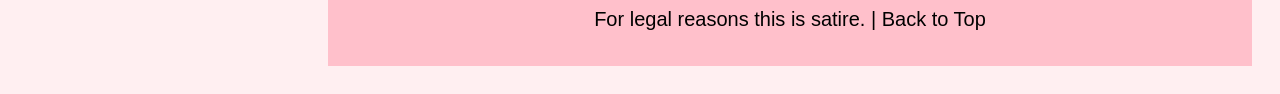
<file: scratch-site.html>
<!DOCTYPE html>
<html lang="en">
<head>
    <meta charset="UTF-8">
    <meta name="viewport" content="width=device-width, initial-scale=1.0">
    <title>How to Attract a Man - by Emarie Morgan</title>
    <link href="css/scratchStyles.css" rel="stylesheet">
</head>
<body class="common">

<img src="img/bicep_image.png" class="bicepedit">
  <!-- LEFT MENU -->
  <div class="leftmenu">
    <h2 class="menutitle">MENU</h2>
        <a href="index.html" class="menuitems">My Website</a>
        <a href="game.html" class="menuitems">Personality Test</a>
  </div>

  <!-- MAIN CONTENT -->
  <div class="maincontent">
    <h1>How to Attract a Man</h1>
        <h3>- A Tried and True Method, by Emarie Morgan</h3><br><br>
        <p>Dating, romance, courtship, NCMO's, whatever your fancy may be, to accomplish this goal you ask one question: How do I Attract a Man? Well my friends, that is what I am here to tell you today. As a married woman myself, I can say this is a tried and true method guarenteed to produce results. Follow my simple 5 Step Program and you are bound to come out a new woman.</p>
        <!-- Dont forget to add a footer that mentions this is satire with an anchor back to the top -->
        <br><ol>
            <li>Remember, men have an inherent desire to be involved in large-scale warfare.</li>
                <ul>
                    <li>As many scenarios you can create to simulate this experience, the more the men will associate those feelings of euphoria with you.</li>
                    <li>Good examples of this include:</li>
                    <ul>
                        <li>Paintball</li>
                        <li>Battlefront II</li>
                        <li>Waterballoon Fights</li>
                    </ul>
                    <li>You spend time with a man in these situations, the more they will fall in love with you.</li><br><br>
                </ul>
            <li>Sneak the Ancient Roman Empire into conversation as often as humanly possible.</li>
                <ul>
                    <li>The more often you can bring it up, the more that happy brain itch the men will experience = more happy associated with you.</li><br><br>
                </ul>
            <li>Protect the "Empty Box" with your life.</li>
                <ul>
                    <li>The "Empty Box" is a phenomenon unknown to women in which men enter a catharsis-like state.</li>
                    <li>They exprience pure peace in this box, so your job is to let him live there as long as he wants. He will reward your no-interference policy with respect and kisses.</li><br><br>
                </ul>
            <li>His Obsession</li>
                <ul>
                    <li>He has an obsession.&nbsp;Find it.&nbsp;Ask him about it.&nbsp;And <sp class="listen">listen</sp></li>
                    <li>If you want to take it a step further, involve yourself in the activity/interest.</li><br><br>
                </ul>
            <li>Randomly Test His Physical Strength</li>
                <ul>
                    <li>Simple things like: "How fast can you run?", "What is your pushup record?", or "I will race you to the car." are goldmine discussions. The little kid in him will break out the light-up shoes and run as fast as he can.</li>
                </ul>
        </ol>
        <br><br>
        <p>Try it. Join the millions of women looking to attract a man, and use my tried and true process. If you have any inquiries on these techniques, feel free to talk to their mothers. That is my last piece of advice: the backdoor of the mother is also a great way to go. </p>

<br><br><br><br><br><br><br><br><br>
        <footer class="footer">
            <p>For legal reasons this is satire. | <a href="#" class="footerlink">Back to Top</a></p>
        </footer>
    </div>

  
</body>
    
</html>
</file>
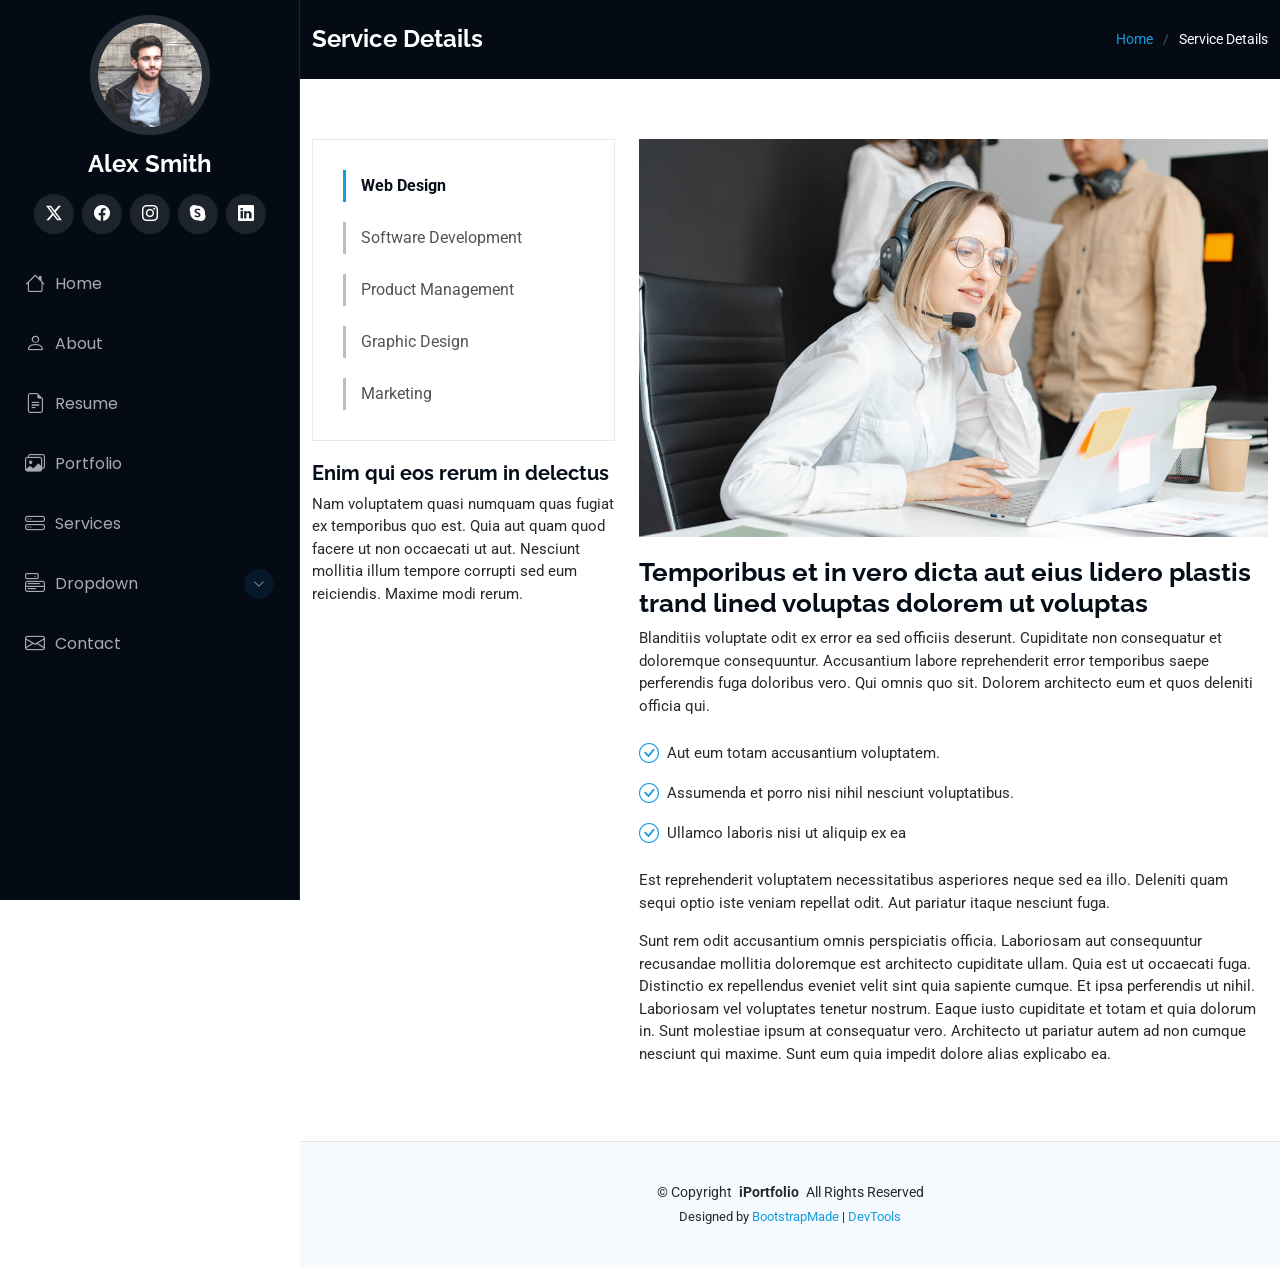
<file: service-details.html>
<!DOCTYPE html>
<html lang="en">

<head>
  <meta charset="utf-8">
  <meta content="width=device-width, initial-scale=1.0" name="viewport">
  <title>Service Details - iPortfolio Bootstrap Template</title>
  <meta content="" name="description">
  <meta content="" name="keywords">

  <!-- Favicons -->
  <link href="img/favicon.png" rel="icon">
  <link href="img/apple-touch-icon.png" rel="apple-touch-icon">

  <!-- Fonts -->
  <link href="https://fonts.googleapis.com" rel="preconnect">
  <link href="https://fonts.gstatic.com" rel="preconnect" crossorigin>
  <link href="https://fonts.googleapis.com/css2?family=Roboto:ital,wght@0,100;0,300;0,400;0,500;0,700;0,900;1,100;1,300;1,400;1,500;1,700;1,900&family=Poppins:ital,wght@0,100;0,200;0,300;0,400;0,500;0,600;0,700;0,800;0,900;1,100;1,200;1,300;1,400;1,500;1,600;1,700;1,800;1,900&family=Raleway:ital,wght@0,100;0,200;0,300;0,400;0,500;0,600;0,700;0,800;0,900;1,100;1,200;1,300;1,400;1,500;1,600;1,700;1,800;1,900&display=swap" rel="stylesheet">

  <!-- Vendor CSS Files -->
  <link href="bootstrap/css/bootstrap.min.css" rel="stylesheet">
  <link href="bootstrap-icons/bootstrap-icons.css" rel="stylesheet">
  <link href="aos/aos.css" rel="stylesheet">
  <link href="glightbox/css/glightbox.min.css" rel="stylesheet">
  <link href="swiper/swiper-bundle.min.css" rel="stylesheet">

  <!-- Main CSS File -->
  <link href="css/main.css" rel="stylesheet">

  <!-- =======================================================
  * Template Name: iPortfolio
  * Template URL: https://bootstrapmade.com/iportfolio-bootstrap-portfolio-websites-template/
  * Updated: Jun 29 2024 with Bootstrap v5.3.3
  * Author: BootstrapMade.com
  * License: https://bootstrapmade.com/license/
  ======================================================== -->
</head>

<body class="service-details-page">

  <header id="header" class="header dark-background d-flex flex-column">
    <i class="header-toggle d-xl-none bi bi-list"></i>

    <div class="profile-img">
      <img src="img/my-profile-img.jpg" alt="" class="img-fluid rounded-circle">
    </div>

    <a href="index.html" class="logo d-flex align-items-center justify-content-center">
      <!-- Uncomment the line below if you also wish to use an image logo -->
      <!-- <img src="img/logo.png" alt=""> -->
      <h1 class="sitename">Alex Smith</h1>
    </a>

    <div class="social-links text-center">
      <a href="#" class="twitter"><i class="bi bi-twitter-x"></i></a>
      <a href="#" class="facebook"><i class="bi bi-facebook"></i></a>
      <a href="#" class="instagram"><i class="bi bi-instagram"></i></a>
      <a href="#" class="google-plus"><i class="bi bi-skype"></i></a>
      <a href="#" class="linkedin"><i class="bi bi-linkedin"></i></a>
    </div>

    <nav id="navmenu" class="navmenu">
      <ul>
        <li><a href="#hero"><i class="bi bi-house navicon"></i>Home</a></li>
        <li><a href="#about"><i class="bi bi-person navicon"></i> About</a></li>
        <li><a href="#resume"><i class="bi bi-file-earmark-text navicon"></i> Resume</a></li>
        <li><a href="#portfolio"><i class="bi bi-images navicon"></i> Portfolio</a></li>
        <li><a href="#services"><i class="bi bi-hdd-stack navicon"></i> Services</a></li>
        <li class="dropdown"><a href="#"><i class="bi bi-menu-button navicon"></i> <span>Dropdown</span> <i class="bi bi-chevron-down toggle-dropdown"></i></a>
          <ul>
            <li><a href="#">Dropdown 1</a></li>
            <li class="dropdown"><a href="#"><span>Deep Dropdown</span> <i class="bi bi-chevron-down toggle-dropdown"></i></a>
              <ul>
                <li><a href="#">Deep Dropdown 1</a></li>
                <li><a href="#">Deep Dropdown 2</a></li>
                <li><a href="#">Deep Dropdown 3</a></li>
                <li><a href="#">Deep Dropdown 4</a></li>
                <li><a href="#">Deep Dropdown 5</a></li>
              </ul>
            </li>
            <li><a href="#">Dropdown 2</a></li>
            <li><a href="#">Dropdown 3</a></li>
            <li><a href="#">Dropdown 4</a></li>
          </ul>
        </li>
        <li><a href="#contact"><i class="bi bi-envelope navicon"></i> Contact</a></li>
      </ul>
    </nav>

  </header>

  <main class="main">

    <!-- Page Title -->
    <div class="page-title dark-background">
      <div class="container d-lg-flex justify-content-between align-items-center">
        <h1 class="mb-2 mb-lg-0">Service Details</h1>
        <nav class="breadcrumbs">
          <ol>
            <li><a href="index.html">Home</a></li>
            <li class="current">Service Details</li>
          </ol>
        </nav>
      </div>
    </div><!-- End Page Title -->

    <!-- Service Details Section -->
    <section id="service-details" class="service-details section">

      <div class="container">

        <div class="row gy-4">

          <div class="col-lg-4" data-aos="fade-up" data-aos-delay="100">
            <div class="services-list">
              <a href="#" class="active">Web Design</a>
              <a href="#">Software Development</a>
              <a href="#">Product Management</a>
              <a href="#">Graphic Design</a>
              <a href="#">Marketing</a>
            </div>

            <h4>Enim qui eos rerum in delectus</h4>
            <p>Nam voluptatem quasi numquam quas fugiat ex temporibus quo est. Quia aut quam quod facere ut non occaecati ut aut. Nesciunt mollitia illum tempore corrupti sed eum reiciendis. Maxime modi rerum.</p>
          </div>

          <div class="col-lg-8" data-aos="fade-up" data-aos-delay="200">
            <img src="img/services.jpg" alt="" class="img-fluid services-img">
            <h3>Temporibus et in vero dicta aut eius lidero plastis trand lined voluptas dolorem ut voluptas</h3>
            <p>
              Blanditiis voluptate odit ex error ea sed officiis deserunt. Cupiditate non consequatur et doloremque consequuntur. Accusantium labore reprehenderit error temporibus saepe perferendis fuga doloribus vero. Qui omnis quo sit. Dolorem architecto eum et quos deleniti officia qui.
            </p>
            <ul>
              <li><i class="bi bi-check-circle"></i> <span>Aut eum totam accusantium voluptatem.</span></li>
              <li><i class="bi bi-check-circle"></i> <span>Assumenda et porro nisi nihil nesciunt voluptatibus.</span></li>
              <li><i class="bi bi-check-circle"></i> <span>Ullamco laboris nisi ut aliquip ex ea</span></li>
            </ul>
            <p>
              Est reprehenderit voluptatem necessitatibus asperiores neque sed ea illo. Deleniti quam sequi optio iste veniam repellat odit. Aut pariatur itaque nesciunt fuga.
            </p>
            <p>
              Sunt rem odit accusantium omnis perspiciatis officia. Laboriosam aut consequuntur recusandae mollitia doloremque est architecto cupiditate ullam. Quia est ut occaecati fuga. Distinctio ex repellendus eveniet velit sint quia sapiente cumque. Et ipsa perferendis ut nihil. Laboriosam vel voluptates tenetur nostrum. Eaque iusto cupiditate et totam et quia dolorum in. Sunt molestiae ipsum at consequatur vero. Architecto ut pariatur autem ad non cumque nesciunt qui maxime. Sunt eum quia impedit dolore alias explicabo ea.
            </p>
          </div>

        </div>

      </div>

    </section><!-- /Service Details Section -->

  </main>

  <footer id="footer" class="footer position-relative light-background">

    <div class="container">
      <div class="copyright text-center ">
        <p>© <span>Copyright</span> <strong class="px-1 sitename">iPortfolio</strong> <span>All Rights Reserved</span></p>
      </div>
      <div class="credits">
        <!-- All the links in the footer should remain intact. -->
        <!-- You can delete the links only if you've purchased the pro version. -->
        <!-- Licensing information: https://bootstrapmade.com/license/ -->
        <!-- Purchase the pro version with working PHP/AJAX contact form: [buy-url] -->
        Designed by <a href="https://bootstrapmade.com/">BootstrapMade</a> | <a href="https://bootstrapmade.com/tools/">DevTools</a>
      </div>
    </div>

  </footer>

  <!-- Scroll Top -->
  <a href="#" id="scroll-top" class="scroll-top d-flex align-items-center justify-content-center"><i class="bi bi-arrow-up-short"></i></a>

  <!-- Preloader -->
  <div id="preloader"></div>

  <!-- Vendor JS Files -->
  <script src="bootstrap/js/bootstrap.bundle.min.js"></script>
  <script src="php-email-form/validate.js"></script>
  <script src="aos/aos.js"></script>
  <script src="typed.js/typed.umd.js"></script>
  <script src="purecounter/purecounter_vanilla.js"></script>
  <script src="waypoints/noframework.waypoints.js"></script>
  <script src="glightbox/js/glightbox.min.js"></script>
  <script src="imagesloaded/imagesloaded.pkgd.min.js"></script>
  <script src="isotope-layout/isotope.pkgd.min.js"></script>
  <script src="swiper/swiper-bundle.min.js"></script>

  <!-- Main JS File -->
  <script src="js/main.js"></script>

</body>

</html>
</file>
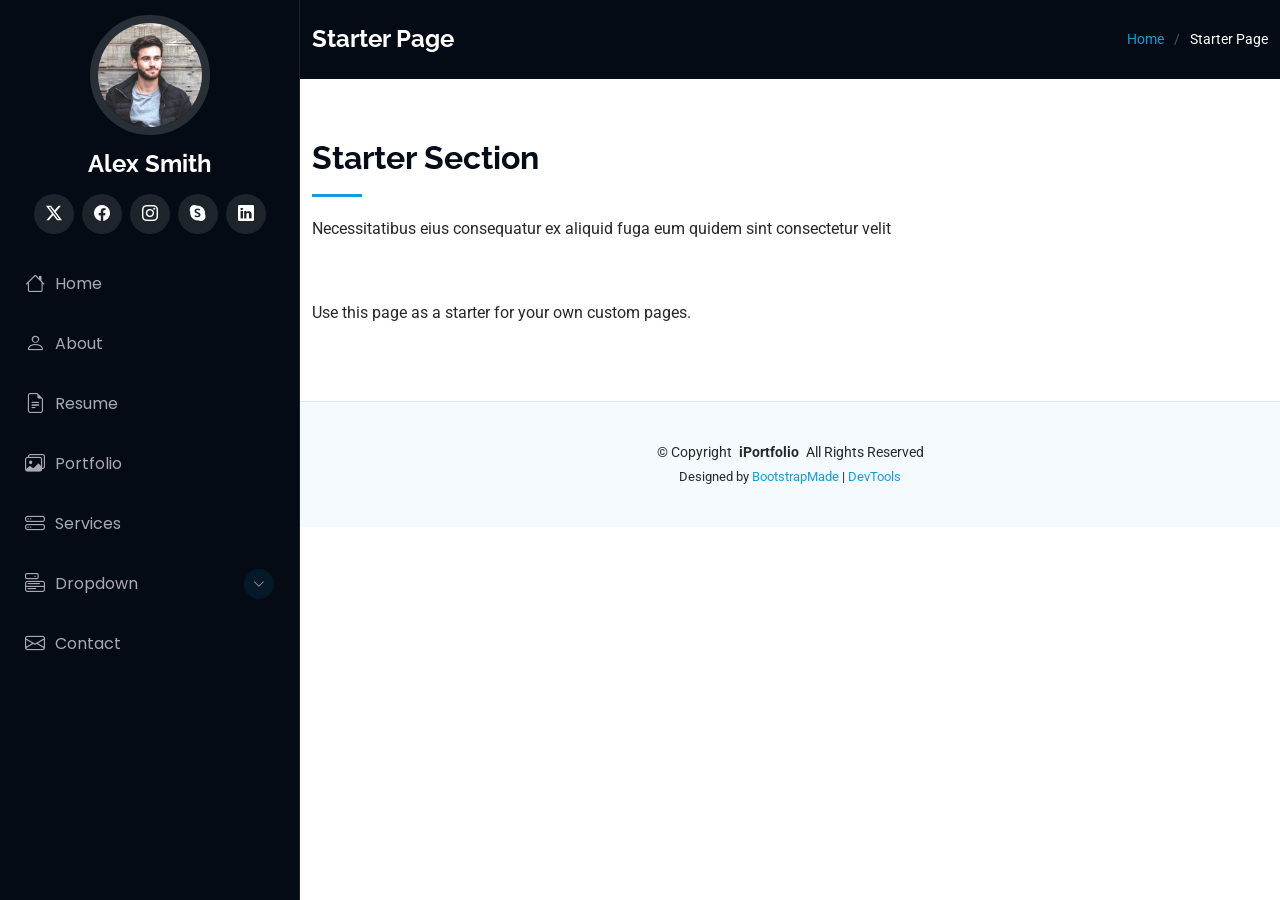
<file: starter-page.html>
<!DOCTYPE html>
<html lang="en">

<head>
  <meta charset="utf-8">
  <meta content="width=device-width, initial-scale=1.0" name="viewport">
  <title>Starter Page - iPortfolio Bootstrap Template</title>
  <meta content="" name="description">
  <meta content="" name="keywords">

  <!-- Favicons -->
  <link href="img/favicon.png" rel="icon">
  <link href="img/apple-touch-icon.png" rel="apple-touch-icon">

  <!-- Fonts -->
  <link href="https://fonts.googleapis.com" rel="preconnect">
  <link href="https://fonts.gstatic.com" rel="preconnect" crossorigin>
  <link href="https://fonts.googleapis.com/css2?family=Roboto:ital,wght@0,100;0,300;0,400;0,500;0,700;0,900;1,100;1,300;1,400;1,500;1,700;1,900&family=Poppins:ital,wght@0,100;0,200;0,300;0,400;0,500;0,600;0,700;0,800;0,900;1,100;1,200;1,300;1,400;1,500;1,600;1,700;1,800;1,900&family=Raleway:ital,wght@0,100;0,200;0,300;0,400;0,500;0,600;0,700;0,800;0,900;1,100;1,200;1,300;1,400;1,500;1,600;1,700;1,800;1,900&display=swap" rel="stylesheet">

  <!-- Vendor CSS Files -->
  <link href="bootstrap/css/bootstrap.min.css" rel="stylesheet">
  <link href="bootstrap-icons/bootstrap-icons.css" rel="stylesheet">
  <link href="aos/aos.css" rel="stylesheet">
  <link href="glightbox/css/glightbox.min.css" rel="stylesheet">
  <link href="swiper/swiper-bundle.min.css" rel="stylesheet">

  <!-- Main CSS File -->
  <link href="css/main.css" rel="stylesheet">

  <!-- =======================================================
  * Template Name: iPortfolio
  * Template URL: https://bootstrapmade.com/iportfolio-bootstrap-portfolio-websites-template/
  * Updated: Jun 29 2024 with Bootstrap v5.3.3
  * Author: BootstrapMade.com
  * License: https://bootstrapmade.com/license/
  ======================================================== -->
</head>

<body class="starter-page-page">

  <header id="header" class="header dark-background d-flex flex-column">
    <i class="header-toggle d-xl-none bi bi-list"></i>

    <div class="profile-img">
      <img src="img/my-profile-img.jpg" alt="" class="img-fluid rounded-circle">
    </div>

    <a href="index.html" class="logo d-flex align-items-center justify-content-center">
      <!-- Uncomment the line below if you also wish to use an image logo -->
      <!-- <img src="img/logo.png" alt=""> -->
      <h1 class="sitename">Alex Smith</h1>
    </a>

    <div class="social-links text-center">
      <a href="#" class="twitter"><i class="bi bi-twitter-x"></i></a>
      <a href="#" class="facebook"><i class="bi bi-facebook"></i></a>
      <a href="#" class="instagram"><i class="bi bi-instagram"></i></a>
      <a href="#" class="google-plus"><i class="bi bi-skype"></i></a>
      <a href="#" class="linkedin"><i class="bi bi-linkedin"></i></a>
    </div>

    <nav id="navmenu" class="navmenu">
      <ul>
        <li><a href="#hero"><i class="bi bi-house navicon"></i>Home</a></li>
        <li><a href="#about"><i class="bi bi-person navicon"></i> About</a></li>
        <li><a href="#resume"><i class="bi bi-file-earmark-text navicon"></i> Resume</a></li>
        <li><a href="#portfolio"><i class="bi bi-images navicon"></i> Portfolio</a></li>
        <li><a href="#services"><i class="bi bi-hdd-stack navicon"></i> Services</a></li>
        <li class="dropdown"><a href="#"><i class="bi bi-menu-button navicon"></i> <span>Dropdown</span> <i class="bi bi-chevron-down toggle-dropdown"></i></a>
          <ul>
            <li><a href="#">Dropdown 1</a></li>
            <li class="dropdown"><a href="#"><span>Deep Dropdown</span> <i class="bi bi-chevron-down toggle-dropdown"></i></a>
              <ul>
                <li><a href="#">Deep Dropdown 1</a></li>
                <li><a href="#">Deep Dropdown 2</a></li>
                <li><a href="#">Deep Dropdown 3</a></li>
                <li><a href="#">Deep Dropdown 4</a></li>
                <li><a href="#">Deep Dropdown 5</a></li>
              </ul>
            </li>
            <li><a href="#">Dropdown 2</a></li>
            <li><a href="#">Dropdown 3</a></li>
            <li><a href="#">Dropdown 4</a></li>
          </ul>
        </li>
        <li><a href="#contact"><i class="bi bi-envelope navicon"></i> Contact</a></li>
      </ul>
    </nav>

  </header>

  <main class="main">

    <!-- Page Title -->
    <div class="page-title dark-background">
      <div class="container d-lg-flex justify-content-between align-items-center">
        <h1 class="mb-2 mb-lg-0">Starter Page</h1>
        <nav class="breadcrumbs">
          <ol>
            <li><a href="index.html">Home</a></li>
            <li class="current">Starter Page</li>
          </ol>
        </nav>
      </div>
    </div><!-- End Page Title -->

    <!-- Starter Section Section -->
    <section id="starter-section" class="starter-section section">

      <!-- Section Title -->
      <div class="container section-title" data-aos="fade-up">
        <h2>Starter Section</h2>
        <p>Necessitatibus eius consequatur ex aliquid fuga eum quidem sint consectetur velit</p>
      </div><!-- End Section Title -->

      <div class="container" data-aos="fade-up">
        <p>Use this page as a starter for your own custom pages.</p>
      </div>

    </section><!-- /Starter Section Section -->

  </main>

  <footer id="footer" class="footer position-relative light-background">

    <div class="container">
      <div class="copyright text-center ">
        <p>© <span>Copyright</span> <strong class="px-1 sitename">iPortfolio</strong> <span>All Rights Reserved</span></p>
      </div>
      <div class="credits">
        <!-- All the links in the footer should remain intact. -->
        <!-- You can delete the links only if you've purchased the pro version. -->
        <!-- Licensing information: https://bootstrapmade.com/license/ -->
        <!-- Purchase the pro version with working PHP/AJAX contact form: [buy-url] -->
        Designed by <a href="https://bootstrapmade.com/">BootstrapMade</a> | <a href="https://bootstrapmade.com/tools/">DevTools</a>
      </div>
    </div>

  </footer>

  <!-- Scroll Top -->
  <a href="#" id="scroll-top" class="scroll-top d-flex align-items-center justify-content-center"><i class="bi bi-arrow-up-short"></i></a>

  <!-- Preloader -->
  <div id="preloader"></div>

  <!-- Vendor JS Files -->
  <script src="bootstrap/js/bootstrap.bundle.min.js"></script>
  <script src="php-email-form/validate.js"></script>
  <script src="aos/aos.js"></script>
  <script src="typed.js/typed.umd.js"></script>
  <script src="purecounter/purecounter_vanilla.js"></script>
  <script src="waypoints/noframework.waypoints.js"></script>
  <script src="glightbox/js/glightbox.min.js"></script>
  <script src="imagesloaded/imagesloaded.pkgd.min.js"></script>
  <script src="isotope-layout/isotope.pkgd.min.js"></script>
  <script src="swiper/swiper-bundle.min.js"></script>

  <!-- Main JS File -->
  <script src="js/main.js"></script>

</body>

</html>
</file>
<file: css/myStyles.css>
.mybackgroundcolor {
    background-color: #150d2e;
}

.typedunderlinecolor {
    text-decoration: none;
    border: none !important;
    border-bottom: none !important;
    padding-bottom: 0 !important;
    text-decoration: underline;
    text-decoration-color: #150d2e;
    text-underline-offset: 6px;

}

.typed-cursor {
    text-decoration: none;
    border: none !important;
    border-bottom: none !important;
    padding-bottom: 0 !important;
}

.about-underline {
    text-decoration: underline 4px #534184 !important;
    text-underline-offset: 25px !important;
}

.section-title h2::after {
  display: none !important;
}

.resume-item {
  border-left: 2px solid #534184 !important;
}

.resume-item::before {
  border: 2px solid #534184 !important;
}

.navmenu a.active i {
  color: #534184 !important;
}

.navmenu a:hover i {
  color: #534184 !important;
}

.tableau-wrapper {
  width: 100%;
  max-width: 1200px;   /* makes it wider */
  margin: 0 auto;      /* centers it */
}

.tableau-wrapper object {
  width: 100% !important;
  height: 900px !important;  /* 🔥 adjust this until no scrolling */
}
</file>
<file: css/gameStyles.css>
.common {
    background-color: rgb(255, 211, 218) !important;
    font-family: Arial, Helvetica, sans-serif;
    color: black;
}

#resultBox {
  display: none;
  margin-top: 30px;
  padding: 20px;
  border: 2px solid #917070;
  background-color: #f8f1ee;
}

#resultTitle {
  margin-bottom: 10px;
}

#resultDescription {
  margin: 0;
}

.backtohome {
    color: black;
    font-family: Arial, Helvetica, sans-serif;
}

.backtohome:hover {
    color: rgb(255, 0, 128);
}
</file>
<file: css/scratchStyles.css>
.common{
    background-color: #ffeff1;
    font-family: 'Gill Sans', 'Gill Sans MT', Calibri, 'Trebuchet MS', sans-serif;
    font-size: 20px;
    color: black;
}


.leftmenu {
  position: absolute;       
  top: 0;                
  left: 0;                
  width: 250px;           
  height: 1500px;           
  text-align: center;
  background-color: pink;  
  padding-top: 60px;
}

.maincontent {
  margin-left: 300px; 
  padding: 20px;
  padding-top: 80px;
}

.menutitle {
  padding-bottom: 10px;
  margin: 0;
  border-bottom: 2px solid black;
  margin-bottom: 50px;
}

.menuitems {
    display: block;
    margin-bottom: 20px;
    color: black;
    text-decoration: none;
    font-size: 23px;

}

.menuitems:hover {
    text-decoration: underline;
}

.bicepedit {
    float: left;
    width: 400px;
    margin-left: 120px;
}

.listen {
    text-decoration: underline;
}

.footer {
  background-color: pink;   /* matches your theme */
  color: black;
  text-align: center;
  padding: 15px;
  margin-top: 20px;
}

.footerlink {
    color: black;
    text-decoration: none;
}

.footerlink:hover {
    text-decoration: underline;
}
</file>
<file: css/main.css>
/**
* Template Name: iPortfolio
* Template URL: https://bootstrapmade.com/iportfolio-bootstrap-portfolio-websites-template/
* Updated: Jun 29 2024 with Bootstrap v5.3.3
* Author: BootstrapMade.com
* License: https://bootstrapmade.com/license/
*/

/*--------------------------------------------------------------
# Font & Color Variables
# Help: https://bootstrapmade.com/color-system/
--------------------------------------------------------------*/
/* Fonts */
:root {
  --default-font: "Roboto",  system-ui, -apple-system, "Segoe UI", Roboto, "Helvetica Neue", Arial, "Noto Sans", "Liberation Sans", sans-serif, "Apple Color Emoji", "Segoe UI Emoji", "Segoe UI Symbol", "Noto Color Emoji";
  --heading-font: "Raleway",  sans-serif;
  --nav-font: "Poppins",  sans-serif;
}

/* Global Colors - The following color variables are used throughout the website. Updating them here will change the color scheme of the entire website */
:root { 
  --background-color: #ffffff; /* Background color for the entire website, including individual sections */
  --default-color: #272829; /* Default color used for the majority of the text content across the entire website */
  --heading-color: #050d18; /* Color for headings, subheadings and title throughout the website */
  --accent-color: #149ddd; /* Accent color that represents your brand on the website. It's used for buttons, links, and other elements that need to stand out */
  --surface-color: #ffffff; /* The surface color is used as a background of boxed elements within sections, such as cards, icon boxes, or other elements that require a visual separation from the global background. */
  --contrast-color: #ffffff; /* Contrast color for text, ensuring readability against backgrounds of accent, heading, or default colors. */
}

/* Nav Menu Colors - The following color variables are used specifically for the navigation menu. They are separate from the global colors to allow for more customization options */
:root {
  --nav-color: #a8a9b4;  /* The default color of the main navmenu links */
  --nav-hover-color: #ffffff; /* Applied to main navmenu links when they are hovered over or active */
  --nav-mobile-background-color: #040b14; /* Used as the background color for mobile navigation menu */
  --nav-dropdown-background-color: #040b14; /* Used as the background color for dropdown items that appear when hovering over primary navigation items */
  --nav-dropdown-color: #a8a9b4; /* Used for navigation links of the dropdown items in the navigation menu. */
  --nav-dropdown-hover-color: #ffffff; /* Similar to --nav-hover-color, this color is applied to dropdown navigation links when they are hovered over. */
}

/* Color Presets - These classes override global colors when applied to any section or element, providing reuse of the sam color scheme. */

.light-background {
  --background-color: #f4fafd;
  --surface-color: #ffffff;
}

.dark-background {
  --background-color: #040b14;
  --default-color: #ffffff;
  --heading-color: #ffffff;
  --surface-color: #151f2b;
  --contrast-color: #ffffff;
}

/* Smooth scroll */
:root {
  scroll-behavior: smooth;
}

/*--------------------------------------------------------------
# General Styling & Shared Classes
--------------------------------------------------------------*/
body {
  color: var(--default-color);
  background-color: var(--background-color);
  font-family: var(--default-font);
}

a {
  color: var(--accent-color);
  text-decoration: none;
  transition: 0.3s;
}

a:hover {
  color: color-mix(in srgb, var(--accent-color), transparent 25%);
  text-decoration: none;
}

h1,
h2,
h3,
h4,
h5,
h6 {
  color: var(--heading-color);
  font-family: var(--heading-font);
}

/* PHP Email Form Messages
------------------------------*/
.php-email-form .error-message {
  display: none;
  background: #df1529;
  color: #ffffff;
  text-align: left;
  padding: 15px;
  margin-bottom: 24px;
  font-weight: 600;
}

.php-email-form .sent-message {
  display: none;
  color: #ffffff;
  background: #059652;
  text-align: center;
  padding: 15px;
  margin-bottom: 24px;
  font-weight: 600;
}

.php-email-form .loading {
  display: none;
  background: var(--surface-color);
  text-align: center;
  padding: 15px;
  margin-bottom: 24px;
}

.php-email-form .loading:before {
  content: "";
  display: inline-block;
  border-radius: 50%;
  width: 24px;
  height: 24px;
  margin: 0 10px -6px 0;
  border: 3px solid var(--accent-color);
  border-top-color: var(--surface-color);
  animation: php-email-form-loading 1s linear infinite;
}

@keyframes php-email-form-loading {
  0% {
    transform: rotate(0deg);
  }

  100% {
    transform: rotate(360deg);
  }
}

/*--------------------------------------------------------------
# Global Header
--------------------------------------------------------------*/
.header {
  color: var(--default-color);
  background-color: var(--background-color);
  position: fixed;
  top: 0;
  left: 0;
  bottom: 0;
  padding: 0 15px;
  width: 300px;
  transition: all ease-in-out 0.3s;
  overflow-y: auto;
  z-index: 997;
  border-right: 1px solid color-mix(in srgb, var(--default-color), transparent 90%);
}

.header .profile-img img {
  margin: 15px auto;
  display: block;
  width: 120px;
  border: 8px solid color-mix(in srgb, var(--default-color), transparent 85%);
}

.header .logo {
  line-height: 1;
  margin-bottom: 15px;
}

.header .logo img {
  max-height: 32px;
  margin-right: 8px;
}

.header .logo h1 {
  font-size: 24px;
  margin: 0;
  font-weight: 700;
  color: var(--heading-color);
}

.header .social-links {
  margin: 0 0 20px 0;
}

.header .social-links a {
  font-size: 16px;
  display: inline-flex;
  align-items: center;
  justify-content: center;
  background: color-mix(in srgb, var(--default-color), transparent 90%);
  color: var(--default-color);
  margin: 0 2px;
  border-radius: 50%;
  text-align: center;
  width: 40px;
  height: 40px;
  transition: 0.3s;
}

.header .social-links a:hover {
  color: var(--contrast-color);
  background: var(--accent-color);
}

@media (min-width: 1200px) {

  .header~main,
  .header~#footer {
    margin-left: 300px;
  }
}

@media (max-width: 1199px) {
  .header {
    left: -100%;
  }
}

.header.header-show {
  left: 0;
}

.header .header-toggle {
  color: var(--contrast-color);
  background-color: var(--accent-color);
  font-size: 22px;
  display: flex;
  align-items: center;
  justify-content: center;
  width: 40px;
  height: 40px;
  border-radius: 50%;
  cursor: pointer;
  position: fixed;
  top: 15px;
  right: 15px;
  z-index: 9999;
  transition: background-color 0.3s;
}

.header .header-toggle:hover {
  color: var(--contrast-color);
  background-color: color-mix(in srgb, var(--accent-color) 90%, white 15%);
}

/*--------------------------------------------------------------
# Navigation Menu
--------------------------------------------------------------*/
.mobile-nav-toggle {
  display: none;
}

.navmenu {
  padding: 0;
  z-index: 9997;
}

.navmenu ul {
  list-style: none;
  padding: 0 0 20px 0;
  margin: 0;
}

.navmenu a,
.navmenu a:focus {
  color: var(--nav-color);
  padding: 15px 10px;
  font-family: var(--nav-font);
  font-size: 16px;
  font-weight: 400;
  display: flex;
  align-items: center;
  white-space: nowrap;
  transition: 0.3s;
  width: 100%;
}

.navmenu a .navicon,
.navmenu a:focus .navicon {
  font-size: 20px;
  margin-right: 10px;
}

.navmenu a .toggle-dropdown,
.navmenu a:focus .toggle-dropdown {
  font-size: 12px;
  line-height: 0;
  margin-left: auto;
  width: 30px;
  height: 30px;
  display: flex;
  align-items: center;
  justify-content: center;
  border-radius: 50%;
  transition: 0.3s;
  flex-shrink: 0;
  background-color: color-mix(in srgb, var(--accent-color), transparent 90%);
}

.navmenu a .toggle-dropdown:hover,
.navmenu a:focus .toggle-dropdown:hover {
  background-color: var(--accent-color);
  color: var(--contrast-color);
}

.navmenu a:hover,
.navmenu .active,
.navmenu .active:focus {
  color: var(--nav-hover-color);
}

.navmenu a:hover .navicon,
.navmenu .active .navicon,
.navmenu .active:focus .navicon {
  color: var(--accent-color);
}

.navmenu .active .toggle-dropdown,
.navmenu .active:focus .toggle-dropdown {
  background-color: var(--accent-color);
  color: var(--contrast-color);
  transform: rotate(180deg);
}

.navmenu .dropdown {
  display: block;
}

.navmenu .dropdown a,
.navmenu .dropdown a:focus {
  color: --nav-dropdown-color;
}

.navmenu .dropdown a:hover,
.navmenu .dropdown .active,
.navmenu .dropdown .active:focus {
  color: var(--nav-dropdown-hover-color);
}

.navmenu .dropdown ul {
  position: static;
  display: none;
  z-index: 99;
  padding: 5px 10px;
  margin: 5px 10px;
  background-color: var(--nav-dropdown-background-color);
  border: 1px solid color-mix(in srgb, var(--default-color), transparent 90%);
  box-shadow: none;
  transition: all 0.5s ease-in-out;
}

.navmenu .dropdown ul ul {
  background-color: rgba(33, 37, 41, 0.1);
}

.navmenu .dropdown>.dropdown-active {
  display: block;
  background-color: rgba(33, 37, 41, 0.03);
}

/*--------------------------------------------------------------
# Global Footer
--------------------------------------------------------------*/
.footer {
  color: var(--default-color);
  background-color: var(--background-color);
  font-size: 14px;
  padding: 40px 0;
  position: relative;
  border-top: 1px solid color-mix(in srgb, var(--default-color), transparent 90%);
}

.footer .copyright p {
  margin-bottom: 0;
}

.footer .credits {
  margin-top: 4px;
  font-size: 13px;
  text-align: center;
}

/*--------------------------------------------------------------
# Preloader
--------------------------------------------------------------*/
#preloader {
  position: fixed;
  inset: 0;
  z-index: 999999;
  overflow: hidden;
  background: var(--background-color);
  transition: all 0.6s ease-out;
}

#preloader:before {
  content: "";
  position: fixed;
  top: calc(50% - 30px);
  left: calc(50% - 30px);
  border: 6px solid #ffffff;
  border-color: var(--accent-color) transparent var(--accent-color) transparent;
  border-radius: 50%;
  width: 60px;
  height: 60px;
  animation: animate-preloader 1.5s linear infinite;
}

@keyframes animate-preloader {
  0% {
    transform: rotate(0deg);
  }

  100% {
    transform: rotate(360deg);
  }
}

/*--------------------------------------------------------------
# Scroll Top Button
--------------------------------------------------------------*/
.scroll-top {
  position: fixed;
  visibility: hidden;
  opacity: 0;
  right: 15px;
  bottom: -15px;
  z-index: 99999;
  background-color: var(--accent-color);
  width: 44px;
  height: 44px;
  border-radius: 50px;
  transition: all 0.4s;
}

.scroll-top i {
  font-size: 24px;
  color: var(--contrast-color);
  line-height: 0;
}

.scroll-top:hover {
  background-color: color-mix(in srgb, var(--accent-color), transparent 20%);
  color: var(--contrast-color);
}

.scroll-top.active {
  visibility: visible;
  opacity: 1;
  bottom: 15px;
}

/*--------------------------------------------------------------
# Disable aos animation delay on mobile devices
--------------------------------------------------------------*/
@media screen and (max-width: 768px) {
  [data-aos-delay] {
    transition-delay: 0 !important;
  }
}

/*--------------------------------------------------------------
# Global Page Titles & Breadcrumbs
--------------------------------------------------------------*/
.page-title {
  color: var(--default-color);
  background-color: var(--background-color);
  padding: 25px 0;
  position: relative;
}

.page-title h1 {
  font-size: 24px;
  font-weight: 700;
}

.page-title .breadcrumbs ol {
  display: flex;
  flex-wrap: wrap;
  list-style: none;
  padding: 0;
  margin: 0;
  font-size: 14px;
  font-weight: 400;
}

.page-title .breadcrumbs ol li+li {
  padding-left: 10px;
}

.page-title .breadcrumbs ol li+li::before {
  content: "/";
  display: inline-block;
  padding-right: 10px;
  color: color-mix(in srgb, var(--default-color), transparent 70%);
}

/*--------------------------------------------------------------
# Global Sections
--------------------------------------------------------------*/
section,
.section {
  color: var(--default-color);
  background-color: var(--background-color);
  padding: 60px 0;
  overflow: clip;
}

/*--------------------------------------------------------------
# Global Section Titles
--------------------------------------------------------------*/
.section-title {
  padding-bottom: 60px;
  position: relative;
}

.section-title h2 {
  font-size: 32px;
  font-weight: 700;
  margin-bottom: 20px;
  padding-bottom: 20px;
  position: relative;
}

.section-title h2:after {
  content: "";
  position: absolute;
  display: block;
  width: 50px;
  height: 3px;
  background: var(--accent-color);
  left: 0;
  bottom: 0;
}

.section-title p {
  margin-bottom: 0;
}

/*--------------------------------------------------------------
# Hero Section
--------------------------------------------------------------*/
.hero {
  width: 100%;
  min-height: 100vh;
  position: relative;
  padding: 80px 0;
  display: flex;
  align-items: center;
  justify-content: center;
}

.hero img {
  position: absolute;
  inset: 0;
  display: block;
  width: 100%;
  height: 100%;
  object-fit: cover;
  z-index: 1;
}

.hero:before {
  content: "";
  background: color-mix(in srgb, var(--background-color), transparent 70%);
  position: absolute;
  inset: 0;
  z-index: 2;
}

.hero .container {
  position: relative;
  z-index: 3;
}

.hero h2 {
  margin: 0;
  font-size: 64px;
  font-weight: 700;
}

.hero p {
  margin: 5px 0 0 0;
  font-size: 26px;
}

.hero p span {
  letter-spacing: 1px;
  border-bottom: 2px solid var(--accent-color);
}

.hero .social-links {
  margin-top: 25px;
}

.hero .social-links a {
  font-size: 24px;
  display: inline-block;
  color: color-mix(in srgb, var(--default-color), transparent 50%);
  line-height: 1;
  margin-right: 20px;
  transition: 0.3s;
}

.hero .social-links a:hover {
  color: var(--accent-color);
}

@media (max-width: 768px) {
  .hero h2 {
    font-size: 32px;
  }

  .hero p {
    font-size: 20px;
  }
}

/*--------------------------------------------------------------
# About Section
--------------------------------------------------------------*/
.about .content h2 {
  font-weight: 700;
  font-size: 24px;
}

.about .content ul {
  list-style: none;
  padding: 0;
}

.about .content ul li {
  margin-bottom: 20px;
  display: flex;
  align-items: center;
}

.about .content ul strong {
  margin-right: 10px;
}

.about .content ul i {
  font-size: 16px;
  margin-right: 5px;
  color: var(--accent-color);
  line-height: 0;
}

/*--------------------------------------------------------------
# Stats Section
--------------------------------------------------------------*/
.stats .stats-item {
  padding: 30px;
  width: 100%;
}

.stats .stats-item i {
  color: var(--accent-color);
  display: block;
  font-size: 44px;
  float: left;
  line-height: 0;
}

.stats .stats-item .purecounter {
  color: var(--heading-color);
  font-size: 48px;
  line-height: 40px;
  display: block;
  font-weight: 700;
  margin-left: 60px;
}

.stats .stats-item p {
  color: color-mix(in srgb, var(--default-color), transparent 40%);
  padding: 15px 0 0 0;
  margin: 0 0 0 60px;
  font-family: var(--heading-font);
  font-size: 14px;
}

/*--------------------------------------------------------------
# Skills Section
--------------------------------------------------------------*/
.skills .progress {
  height: 60px;
  display: block;
  background: none;
  border-radius: 0;
}

.skills .progress .skill {
  color: var(--heading-color);
  padding: 0;
  margin: 0 0 6px 0;
  text-transform: uppercase;
  display: block;
  font-weight: 600;
  font-family: var(--heading-font);
}

.skills .progress .skill .val {
  float: right;
  font-style: normal;
}

.skills .progress-bar-wrap {
  background: color-mix(in srgb, var(--default-color), transparent 90%);
  height: 10px;
}

.skills .progress-bar {
  width: 1px;
  height: 10px;
  transition: 0.9s;
  background-color: var(--accent-color);
}

/*--------------------------------------------------------------
# Resume Section
--------------------------------------------------------------*/
.resume .resume-title {
  color: var(--heading-color);
  font-size: 26px;
  font-weight: 700;
  margin-top: 20px;
  margin-bottom: 20px;
}

.resume .resume-item {
  padding: 0 0 20px 20px;
  margin-top: -2px;
  border-left: 2px solid var(--accent-color);
  position: relative;
}

.resume .resume-item h4 {
  line-height: 18px;
  font-size: 18px;
  font-weight: 600;
  text-transform: uppercase;
  color: color-mix(in srgb, var(--default-color), transparent 20%);
  margin-bottom: 10px;
}

.resume .resume-item h5 {
  font-size: 16px;
  padding: 5px 15px;
  display: inline-block;
  font-weight: 600;
  margin-bottom: 10px;
}

.resume .resume-item ul {
  padding-left: 20px;
}

.resume .resume-item ul li {
  padding-bottom: 10px;
}

.resume .resume-item:last-child {
  padding-bottom: 0;
}

.resume .resume-item::before {
  content: "";
  position: absolute;
  width: 16px;
  height: 16px;
  border-radius: 50px;
  left: -9px;
  top: 0;
  background: var(--background-color);
  border: 2px solid var(--accent-color);
}

/*--------------------------------------------------------------
# Portfolio Section
--------------------------------------------------------------*/
.portfolio .portfolio-filters {
  padding: 0;
  margin: 0 auto 20px auto;
  list-style: none;
  text-align: center;
}

.portfolio .portfolio-filters li {
  cursor: pointer;
  display: inline-block;
  padding: 0;
  font-size: 14px;
  font-weight: 400;
  margin: 0 10px;
  line-height: 1;
  text-transform: uppercase;
  margin-bottom: 10px;
  transition: all 0.3s ease-in-out;
}

.portfolio .portfolio-filters li:hover,
.portfolio .portfolio-filters li.filter-active {
  color: var(--accent-color);
}

.portfolio .portfolio-filters li:first-child {
  margin-left: 0;
}

.portfolio .portfolio-filters li:last-child {
  margin-right: 0;
}

@media (max-width: 575px) {
  .portfolio .portfolio-filters li {
    font-size: 14px;
    margin: 0 5px;
  }
}

.portfolio .portfolio-content {
  position: relative;
  overflow: hidden;
}

.portfolio .portfolio-content img {
  transition: 0.3s;
}

.portfolio .portfolio-content .portfolio-info {
  opacity: 0;
  position: absolute;
  inset: 0;
  z-index: 3;
  transition: all ease-in-out 0.3s;
  background: rgba(0, 0, 0, 0.6);
  padding: 15px;
}

.portfolio .portfolio-content .portfolio-info h4 {
  font-size: 14px;
  padding: 5px 10px;
  font-weight: 400;
  color: #ffffff;
  display: inline-block;
  background-color: var(--accent-color);
}

.portfolio .portfolio-content .portfolio-info p {
  position: absolute;
  bottom: 10px;
  text-align: center;
  display: inline-block;
  left: 0;
  right: 0;
  font-size: 16px;
  font-weight: 600;
  color: rgba(255, 255, 255, 0.8);
}

.portfolio .portfolio-content .portfolio-info .preview-link,
.portfolio .portfolio-content .portfolio-info .details-link {
  position: absolute;
  left: calc(50% - 40px);
  font-size: 26px;
  top: calc(50% - 14px);
  color: #fff;
  transition: 0.3s;
  line-height: 1.2;
}

.portfolio .portfolio-content .portfolio-info .preview-link:hover,
.portfolio .portfolio-content .portfolio-info .details-link:hover {
  color: var(--accent-color);
}

.portfolio .portfolio-content .portfolio-info .details-link {
  left: 50%;
  font-size: 34px;
  line-height: 0;
}

.portfolio .portfolio-content:hover .portfolio-info {
  opacity: 1;
}

.portfolio .portfolio-content:hover img {
  transform: scale(1.1);
}

/*--------------------------------------------------------------
# Services Section
--------------------------------------------------------------*/
.services .service-item {
  position: relative;
}

.services .service-item .icon {
  background: var(--accent-color);
  display: flex;
  align-items: center;
  justify-content: center;
  width: 54px;
  height: 54px;
  border-radius: 50%;
  transition: 0.5s;
  border: 1px solid var(--accent-color);
  margin-right: 20px;
}

.services .service-item .icon i {
  color: var(--contrast-color);
  font-size: 24px;
  line-height: 0;
}

.services .service-item:hover .icon {
  background: var(--surface-color);
}

.services .service-item:hover .icon i {
  color: var(--accent-color);
}

.services .service-item .title {
  font-weight: 700;
  margin-bottom: 15px;
  font-size: 18px;
}

.services .service-item .title a {
  color: var(--heading-color);
}

.services .service-item .title a:hover {
  color: var(--accent-color);
}

.services .service-item .description {
  line-height: 24px;
  font-size: 14px;
}

/*--------------------------------------------------------------
# Testimonials Section
--------------------------------------------------------------*/
.testimonials .testimonials-carousel,
.testimonials .testimonials-slider {
  overflow: hidden;
}

.testimonials .testimonial-item {
  box-sizing: content-box;
  text-align: center;
  min-height: 320px;
}

.testimonials .testimonial-item .testimonial-img {
  width: 90px;
  border-radius: 50%;
  margin: 0 auto;
}

.testimonials .testimonial-item h3 {
  font-size: 18px;
  font-weight: bold;
  margin: 10px 0 5px 0;
}

.testimonials .testimonial-item h4 {
  font-size: 14px;
  color: color-mix(in srgb, var(--default-color), transparent 20%);
  margin: 0;
}

.testimonials .testimonial-item .quote-icon-left,
.testimonials .testimonial-item .quote-icon-right {
  color: color-mix(in srgb, var(--accent-color), transparent 40%);
  font-size: 26px;
  line-height: 0;
}

.testimonials .testimonial-item .quote-icon-left {
  display: inline-block;
  left: -5px;
  position: relative;
}

.testimonials .testimonial-item .quote-icon-right {
  display: inline-block;
  right: -5px;
  position: relative;
  top: 10px;
  transform: scale(-1, -1);
}

.testimonials .testimonial-item p {
  font-style: italic;
  margin: 0 15px 15px 15px;
  padding: 20px;
  background-color: var(--surface-color);
  position: relative;
  margin-bottom: 35px;
  border-radius: 6px;
  box-shadow: 0px 2px 15px rgba(0, 0, 0, 0.1);
}

.testimonials .testimonial-item p::after {
  content: "";
  width: 0;
  height: 0;
  border-top: 20px solid var(--surface-color);
  border-right: 20px solid transparent;
  border-left: 20px solid transparent;
  position: absolute;
  bottom: -20px;
  left: calc(50% - 20px);
}

.testimonials .swiper-wrapper {
  height: auto;
}

.testimonials .swiper-pagination {
  margin-top: 40px;
  position: relative;
}

.testimonials .swiper-pagination .swiper-pagination-bullet {
  width: 12px;
  height: 12px;
  background-color: var(--background-color);
  opacity: 1;
  border: 1px solid var(--accent-color);
}

.testimonials .swiper-pagination .swiper-pagination-bullet-active {
  background-color: var(--accent-color);
}

/*--------------------------------------------------------------
# Contact Section
--------------------------------------------------------------*/
.contact .info-wrap {
  background-color: var(--surface-color);
  box-shadow: 0px 0px 20px rgba(0, 0, 0, 0.1);
  padding: 30px;
}

@media (max-width: 575px) {
  .contact .info-wrap {
    padding: 20px;
  }
}

.contact .info-item {
  margin-bottom: 40px;
}

.contact .info-item i {
  font-size: 20px;
  color: var(--accent-color);
  background: color-mix(in srgb, var(--accent-color), transparent 92%);
  width: 44px;
  height: 44px;
  display: flex;
  justify-content: center;
  align-items: center;
  border-radius: 50px;
  transition: all 0.3s ease-in-out;
  margin-right: 15px;
}

.contact .info-item h3 {
  padding: 0;
  font-size: 18px;
  font-weight: 700;
  margin-bottom: 5px;
}

.contact .info-item p {
  padding: 0;
  margin-bottom: 0;
  font-size: 14px;
}

.contact .info-item:hover i {
  background: var(--accent-color);
  color: var(--contrast-color);
}

.contact .php-email-form {
  background-color: var(--surface-color);
  height: 100%;
  padding: 30px;
  box-shadow: 0px 0px 20px rgba(0, 0, 0, 0.1);
}

@media (max-width: 575px) {
  .contact .php-email-form {
    padding: 20px;
  }
}

.contact .php-email-form input[type=text],
.contact .php-email-form input[type=email],
.contact .php-email-form textarea {
  font-size: 14px;
  padding: 10px 15px;
  box-shadow: none;
  border-radius: 0;
  color: var(--default-color);
  background-color: var(--surface-color);
  border-color: color-mix(in srgb, var(--default-color), transparent 80%);
}

.contact .php-email-form input[type=text]:focus,
.contact .php-email-form input[type=email]:focus,
.contact .php-email-form textarea:focus {
  border-color: var(--accent-color);
}

.contact .php-email-form input[type=text]::placeholder,
.contact .php-email-form input[type=email]::placeholder,
.contact .php-email-form textarea::placeholder {
  color: color-mix(in srgb, var(--default-color), transparent 70%);
}

.contact .php-email-form button[type=submit] {
  color: var(--contrast-color);
  background: var(--accent-color);
  border: 0;
  padding: 10px 30px;
  transition: 0.4s;
  border-radius: 50px;
}

.contact .php-email-form button[type=submit]:hover {
  background: color-mix(in srgb, var(--accent-color), transparent 25%);
}

/*--------------------------------------------------------------
# Portfolio Details Section
--------------------------------------------------------------*/
.portfolio-details .portfolio-details-slider img {
  width: 100%;
}

.portfolio-details .portfolio-details-slider .swiper-pagination {
  margin-top: 20px;
  position: relative;
}

.portfolio-details .portfolio-details-slider .swiper-pagination .swiper-pagination-bullet {
  width: 12px;
  height: 12px;
  background-color: color-mix(in srgb, var(--default-color), transparent 85%);
  opacity: 1;
}

.portfolio-details .portfolio-details-slider .swiper-pagination .swiper-pagination-bullet-active {
  background-color: var(--accent-color);
}

.portfolio-details .portfolio-info {
  padding: 30px;
  box-shadow: 0px 0 30px rgba(0, 0, 0, 0.1);
}

.portfolio-details .portfolio-info h3 {
  font-size: 22px;
  font-weight: 700;
  margin-bottom: 20px;
  padding-bottom: 20px;
  border-bottom: 1px solid color-mix(in srgb, var(--default-color), transparent 85%);
}

.portfolio-details .portfolio-info ul {
  list-style: none;
  padding: 0;
  font-size: 15px;
}

.portfolio-details .portfolio-info ul li+li {
  margin-top: 10px;
}

.portfolio-details .portfolio-description {
  padding-top: 30px;
}

.portfolio-details .portfolio-description h2 {
  font-size: 26px;
  font-weight: 700;
  margin-bottom: 20px;
}

.portfolio-details .portfolio-description p {
  padding: 0;
  color: color-mix(in srgb, var(--default-color), transparent 30%);
}

/*--------------------------------------------------------------
# Service Details Section
--------------------------------------------------------------*/
.service-details .services-list {
  padding: 10px 30px;
  border: 1px solid color-mix(in srgb, var(--default-color), transparent 90%);
  margin-bottom: 20px;
}

.service-details .services-list a {
  display: block;
  line-height: 1;
  padding: 8px 0 8px 15px;
  border-left: 3px solid color-mix(in srgb, var(--default-color), transparent 70%);
  margin: 20px 0;
  color: color-mix(in srgb, var(--default-color), transparent 20%);
  transition: 0.3s;
}

.service-details .services-list a.active {
  color: var(--heading-color);
  font-weight: 700;
  border-color: var(--accent-color);
}

.service-details .services-list a:hover {
  border-color: var(--accent-color);
}

.service-details .services-img {
  margin-bottom: 20px;
}

.service-details h3 {
  font-size: 26px;
  font-weight: 700;
}

.service-details h4 {
  font-size: 20px;
  font-weight: 700;
}

.service-details p {
  font-size: 15px;
}

.service-details ul {
  list-style: none;
  padding: 0;
  font-size: 15px;
}

.service-details ul li {
  padding: 5px 0;
  display: flex;
  align-items: center;
}

.service-details ul i {
  font-size: 20px;
  margin-right: 8px;
  color: var(--accent-color);
}

/*--------------------------------------------------------------
# Starter Section Section
--------------------------------------------------------------*/
.starter-section {
  /* Add your styles here */
}
</file>
